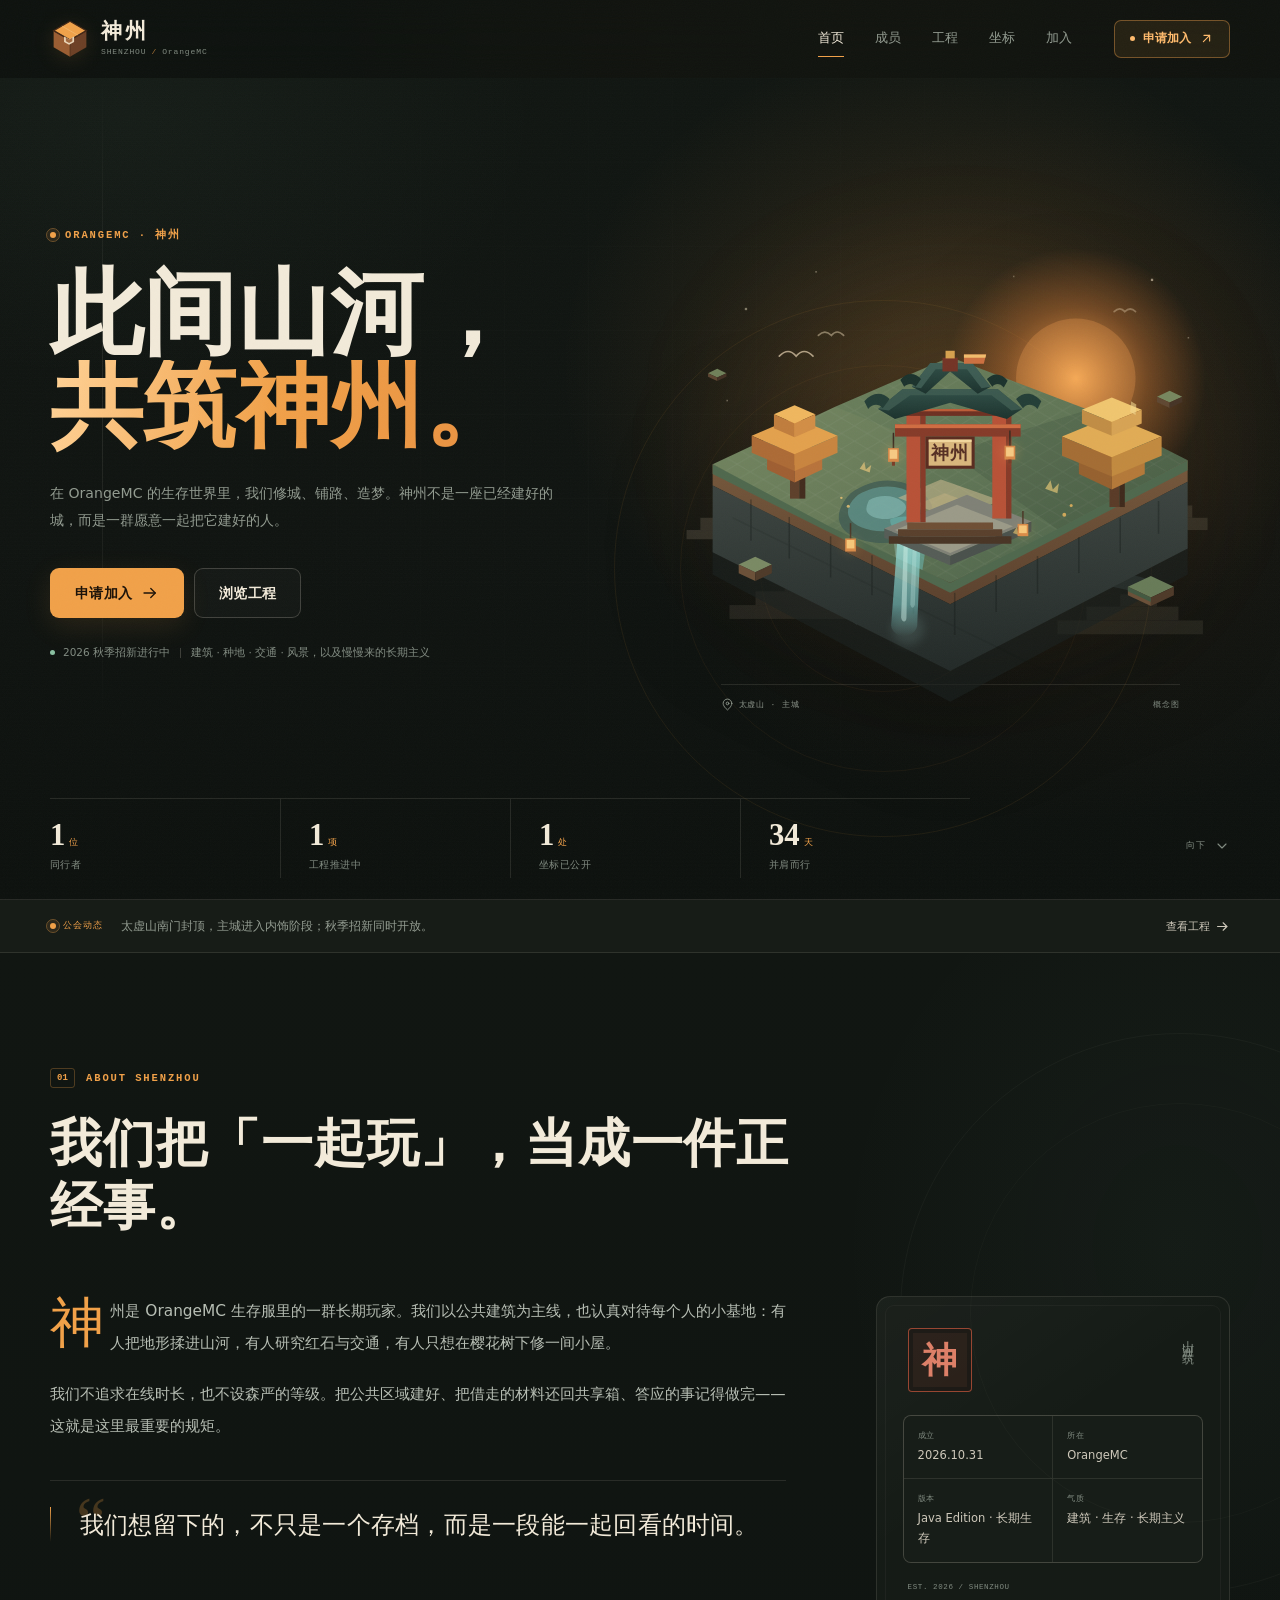
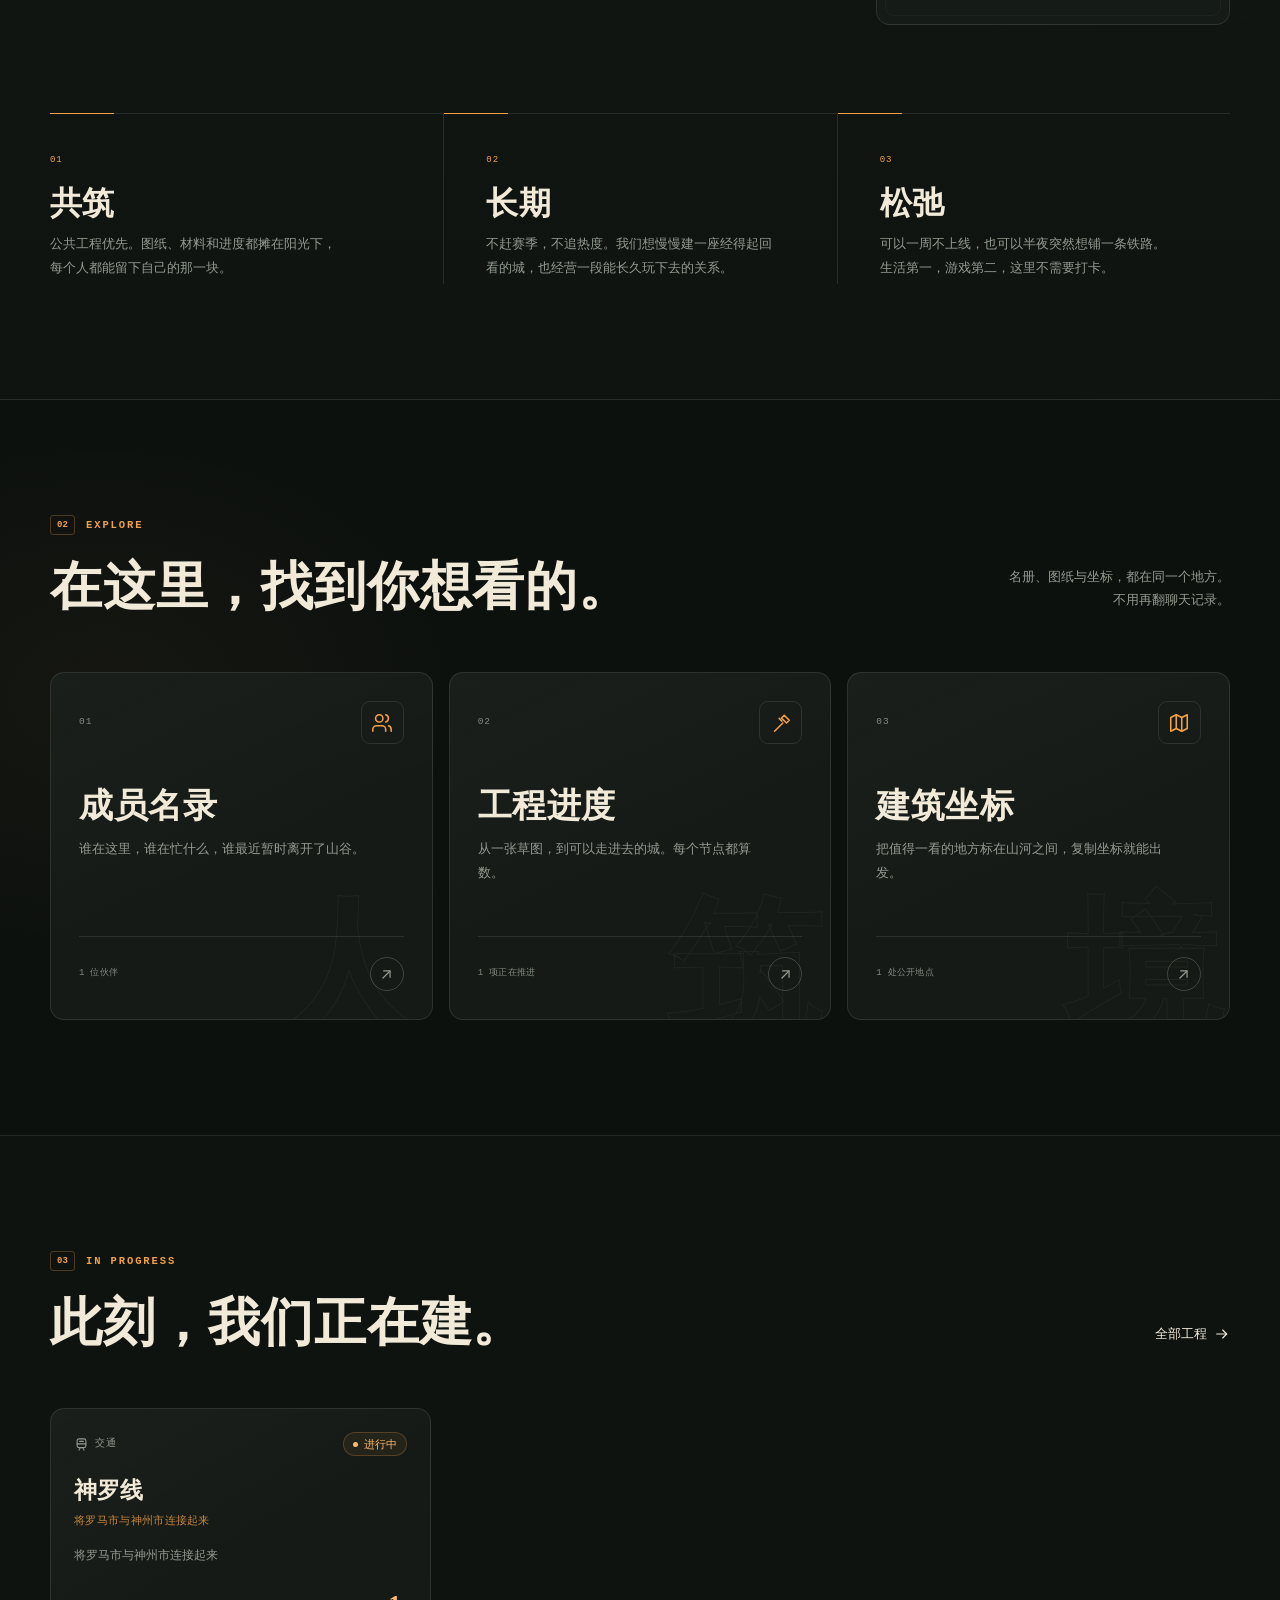
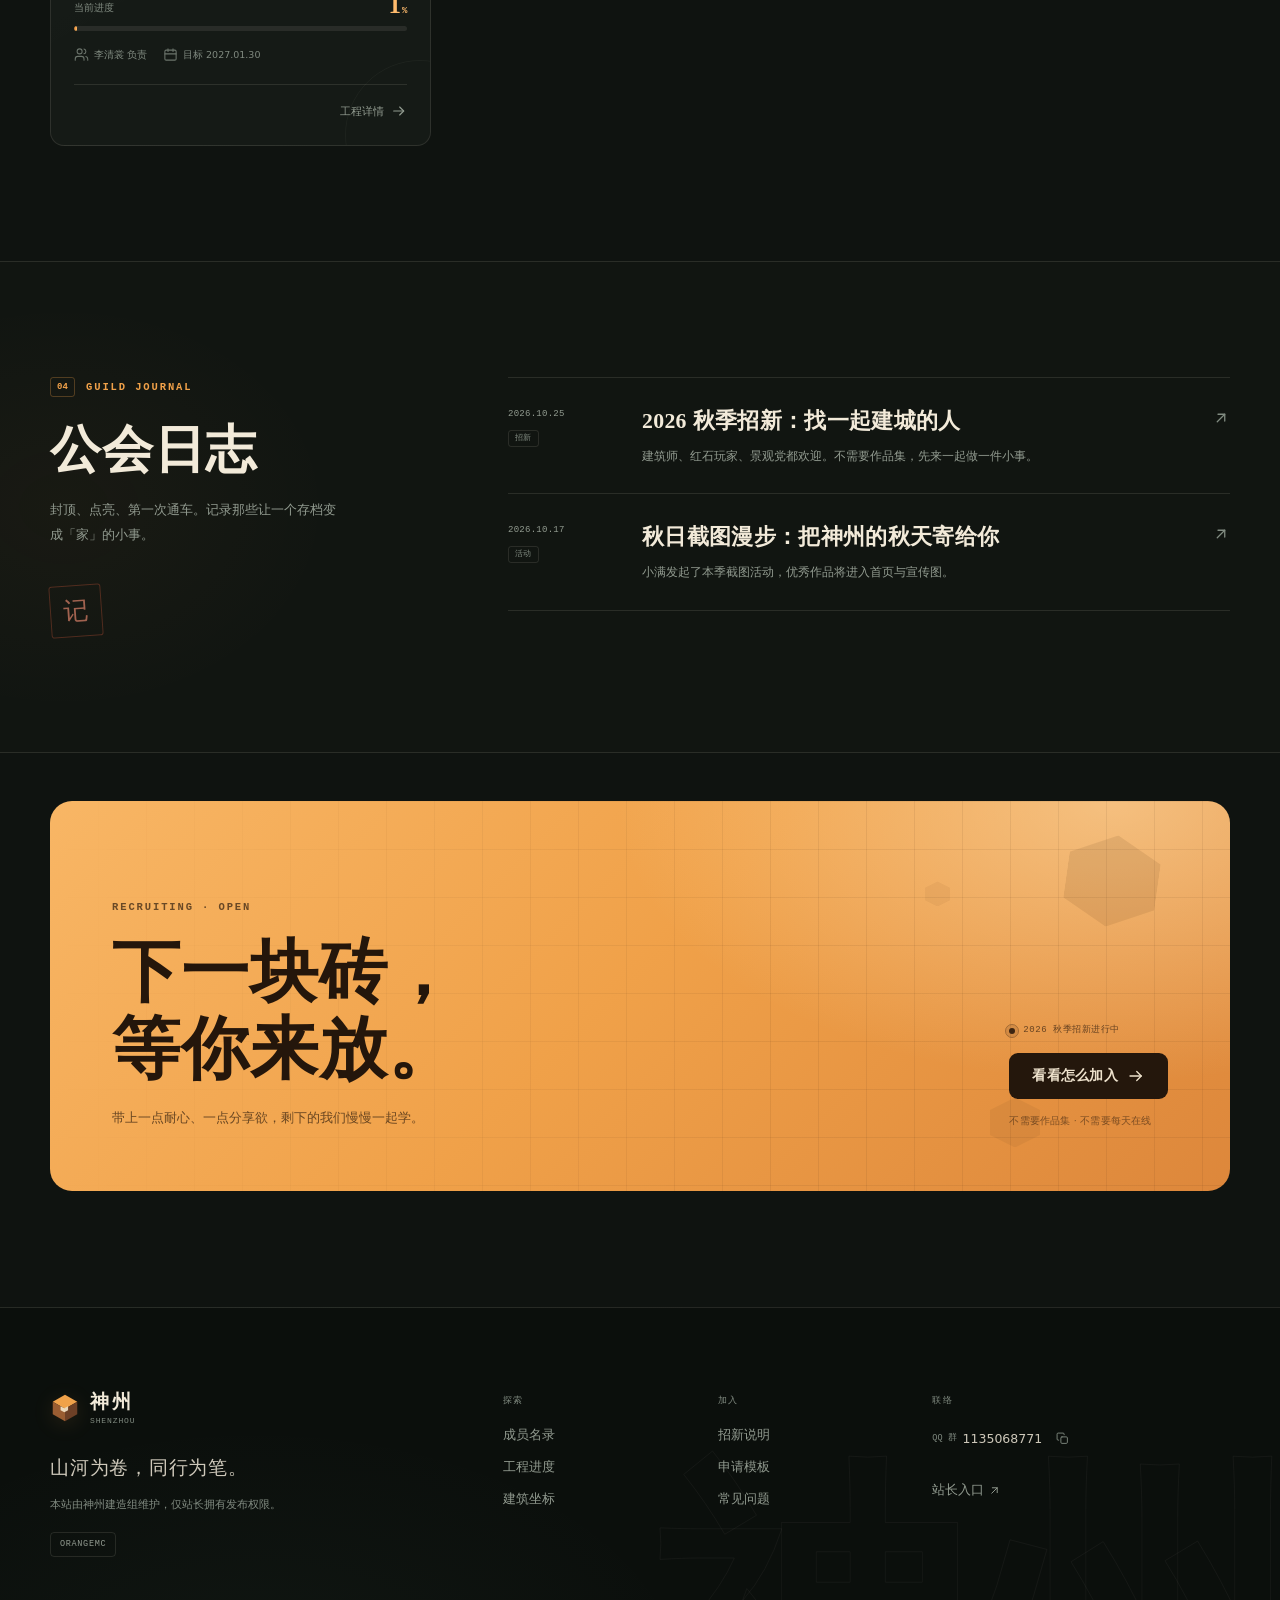
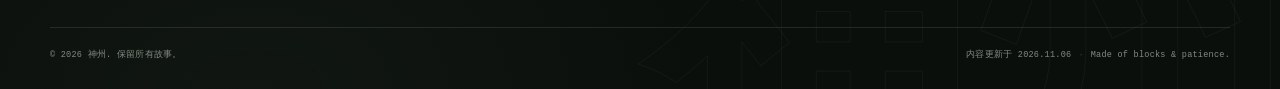
<file: index.html>
<!doctype html>
<html lang="zh-CN">
<head>
  <meta charset="utf-8" />
  <meta name="viewport" content="width=device-width, initial-scale=1" />
  <title>神州 SHENZHOU｜OrangeMC 公会</title>
  <meta name="description" content="神州是 OrangeMC 生存服中的华人建筑公会。此间山河，共筑神州。" />
  <meta name="theme-color" content="#111512" />
  <meta name="color-scheme" content="dark" />
  <link rel="icon" href="assets/img/favicon.svg" type="image/svg+xml" />
  <link rel="apple-touch-icon" href="assets/img/apple-touch-icon.png" />
  <meta name="author" content="神州建造组" />
  <meta property="og:type" content="website" />
  <meta property="og:locale" content="zh_CN" />
  <meta property="og:site_name" content="神州 SHENZHOU" />
  <meta property="og:title" content="神州 SHENZHOU｜OrangeMC 公会" />
  <meta property="og:description" content="此间山河，共筑神州。OrangeMC 生存服华人建筑公会。" />
  <meta property="og:image" content="assets/img/og-cover.png" />
  <meta property="og:image:width" content="1200" />
  <meta property="og:image:height" content="630" />
  <meta name="twitter:card" content="summary_large_image" />
  <meta name="twitter:title" content="神州 SHENZHOU｜OrangeMC 公会" />
  <meta name="twitter:description" content="此间山河，共筑神州。OrangeMC 生存服华人建筑公会。" />
  <meta name="twitter:image" content="assets/img/og-cover.png" />
  <link rel="stylesheet" href="assets/css/base.css" />
  <link rel="stylesheet" href="assets/css/pages.css" />
  <script>document.documentElement.classList.add("js");</script>
</head>
<body>
  <a class="skip-link" href="#app">跳到主要内容</a>

  <header class="site-header" id="site-header">
    <div class="container header-inner">
      <a class="brand" href="#/" aria-label="神州首页">
        <span class="brand-mark" aria-hidden="true">
          <svg viewBox="0 0 44 44" focusable="false">
            <path d="M22 2.5 40 12.8 22 23.1 4 12.8Z" fill="#f0a24a"/>
            <path d="M4 12.8 22 23.1 22 41.5 4 31.2Z" fill="#9a5d32"/>
            <path d="M40 12.8 22 23.1 22 41.5 40 31.2Z" fill="#6d4026"/>
            <path d="M22 2.5 40 12.8 22 23.1 4 12.8Z" fill="none" stroke="#432817" stroke-width="1.4"/>
            <path d="M13 7.7 31 18" stroke="#f6c887" stroke-width="1" opacity=".55"/>
            <path d="M4 13 22 23.1 22 41.5" fill="none" stroke="#432817" stroke-width="1.2" opacity=".55"/>
            <path d="M40 13 22 23.1" fill="none" stroke="#432817" stroke-width="1.2" opacity=".55"/>
            <path d="M15.5 19.3 21 22.4 26.5 19.3 26.5 25.3 21 28.3 15.5 25.3Z" fill="#f6e7ca" opacity=".9"/>
            <path d="M17.4 20.6 21 22.6 24.6 20.6 24.6 24.4 21 26.3 17.4 24.4Z" fill="#9a5d32" opacity=".9"/>
          </svg>
        </span>
        <span class="brand-copy">
          <strong data-site-name>神州</strong>
          <small><span data-site-name-en>SHENZHOU</span><i>/</i><span data-server>ORANGEMC</span></small>
        </span>
      </a>

      <nav class="primary-nav" aria-label="主导航">
        <a class="nav-link" href="#/" data-nav="home">首页</a>
        <a class="nav-link" href="#/members" data-nav="members">成员</a>
        <a class="nav-link" href="#/projects" data-nav="projects">工程</a>
        <a class="nav-link" href="#/builds" data-nav="builds">坐标</a>
        <a class="nav-link" href="#/join" data-nav="join">加入</a>
      </nav>

      <div class="header-actions">
        <a class="header-cta" href="#/join" data-nav="join">
          <span class="header-cta__dot"></span>
          <span data-header-cta-label>申请加入</span>
          <svg width="15" height="15" viewBox="0 0 24 24" fill="none" stroke="currentColor" stroke-width="1.8" stroke-linecap="round" stroke-linejoin="round" aria-hidden="true"><path d="M7 17 17 7"/><path d="M8 7h9v9"/></svg>
        </a>
        <button class="menu-toggle" id="menu-toggle" type="button" aria-expanded="false" aria-controls="mobile-menu" aria-label="打开菜单">
          <span></span><span></span>
        </button>
      </div>
    </div>
  </header>

  <div class="mobile-menu" id="mobile-menu" role="dialog" aria-modal="true" aria-label="移动端菜单" hidden>
    <button class="mobile-menu__scrim" type="button" data-menu-close aria-label="关闭菜单" tabindex="-1"></button>
    <div class="mobile-menu__panel">
      <nav aria-label="移动端导航">
        <a href="#/" data-nav="home"><span>01</span>首页<small>HOME</small></a>
        <a href="#/members" data-nav="members"><span>02</span>成员名录<small>MEMBERS</small></a>
        <a href="#/projects" data-nav="projects"><span>03</span>工程进度<small>PROJECTS</small></a>
        <a href="#/builds" data-nav="builds"><span>04</span>建筑坐标<small>COORDINATES</small></a>
        <a href="#/join" data-nav="join"><span>05</span>加入我们<small>JOIN US</small></a>
      </nav>
      <div class="mobile-menu__foot">
        <span data-server-pill data-server>ORANGEMC</span>
        <span>此间山河，共筑神州。</span>
      </div>
    </div>
  </div>

  <main id="app" tabindex="-1">
    <div class="site-loader" role="status" aria-live="polite">
      <div class="loader-island" aria-hidden="true">
        <span></span><span></span><span></span>
      </div>
      <p>正在生成地形…</p>
      <small>LOADING SHENZHOU</small>
    </div>
  </main>

  <footer class="site-footer">
    <div class="container">
      <div class="footer-grid">
        <div class="footer-brand">
          <a class="brand brand--footer" href="#/" aria-label="神州首页">
            <span class="brand-mark brand-mark--small" aria-hidden="true">
              <svg viewBox="0 0 44 44" focusable="false">
                <path d="M22 2.5 40 12.8 22 23.1 4 12.8Z" fill="#f0a24a"/>
                <path d="M4 12.8 22 23.1 22 41.5 4 31.2Z" fill="#9a5d32"/>
                <path d="M40 12.8 22 23.1 22 41.5 40 31.2Z" fill="#6d4026"/>
                <path d="M15.5 19.3 21 22.4 26.5 19.3 26.5 25.3 21 28.3 15.5 25.3Z" fill="#f6e7ca" opacity=".9"/>
              </svg>
            </span>
            <span class="brand-copy"><strong data-site-name>神州</strong><small><span data-site-name-en>SHENZHOU</span></small></span>
          </a>
          <p class="footer-slogan" data-footer-slogan>山河为卷，同行为笔。</p>
          <p class="footer-note" data-footer-note>本站由神州建造组维护，仅站长拥有发布权限。</p>
          <span class="footer-server" data-server-pill data-server>ORANGEMC</span>
        </div>

        <div class="footer-col">
          <h3>探索</h3>
          <a href="#/members">成员名录</a>
          <a href="#/projects">工程进度</a>
          <a href="#/builds">建筑坐标</a>
        </div>

        <div class="footer-col">
          <h3>加入</h3>
          <a href="#/join">招新说明</a>
          <a href="#/join">申请模板</a>
          <a href="#/join">常见问题</a>
        </div>

        <div class="footer-col footer-contact-col">
          <h3>联络</h3>
          <div id="footer-contact" class="footer-contact">
            <p class="footer-contact__empty">在 OrangeMC 中联系任意神州成员。</p>
          </div>
          <a class="footer-admin" href="admin.html">站长入口 <svg width="13" height="13" viewBox="0 0 24 24" fill="none" stroke="currentColor" stroke-width="1.8" stroke-linecap="round" stroke-linejoin="round" aria-hidden="true"><path d="M7 17 17 7"/><path d="M8 7h9v9"/></svg></a>
        </div>
      </div>

      <div class="footer-bottom">
        <p>© <span id="footer-year">2026</span> <span data-site-name>神州</span>. 保留所有故事。</p>
        <p class="footer-bottom__meta">
          <span id="footer-updated"></span>
          <span class="footer-bottom__sep">·</span>
          <span>Made of blocks &amp; patience.</span>
        </p>
      </div>
    </div>
    <span class="footer-wordmark" aria-hidden="true">神州</span>
  </footer>

  <div id="toast-root" class="toast-root" role="status" aria-live="polite"></div>
  <div id="route-announcer" class="sr-only" aria-live="polite" aria-atomic="true"></div>

  <noscript>
    <div class="noscript">这个网站需要 JavaScript 才能加载成员、工程和坐标数据。请启用 JavaScript 后刷新。</div>
  </noscript>

  <script type="module" src="assets/js/app.js"></script>
</body>
</html>
</file>
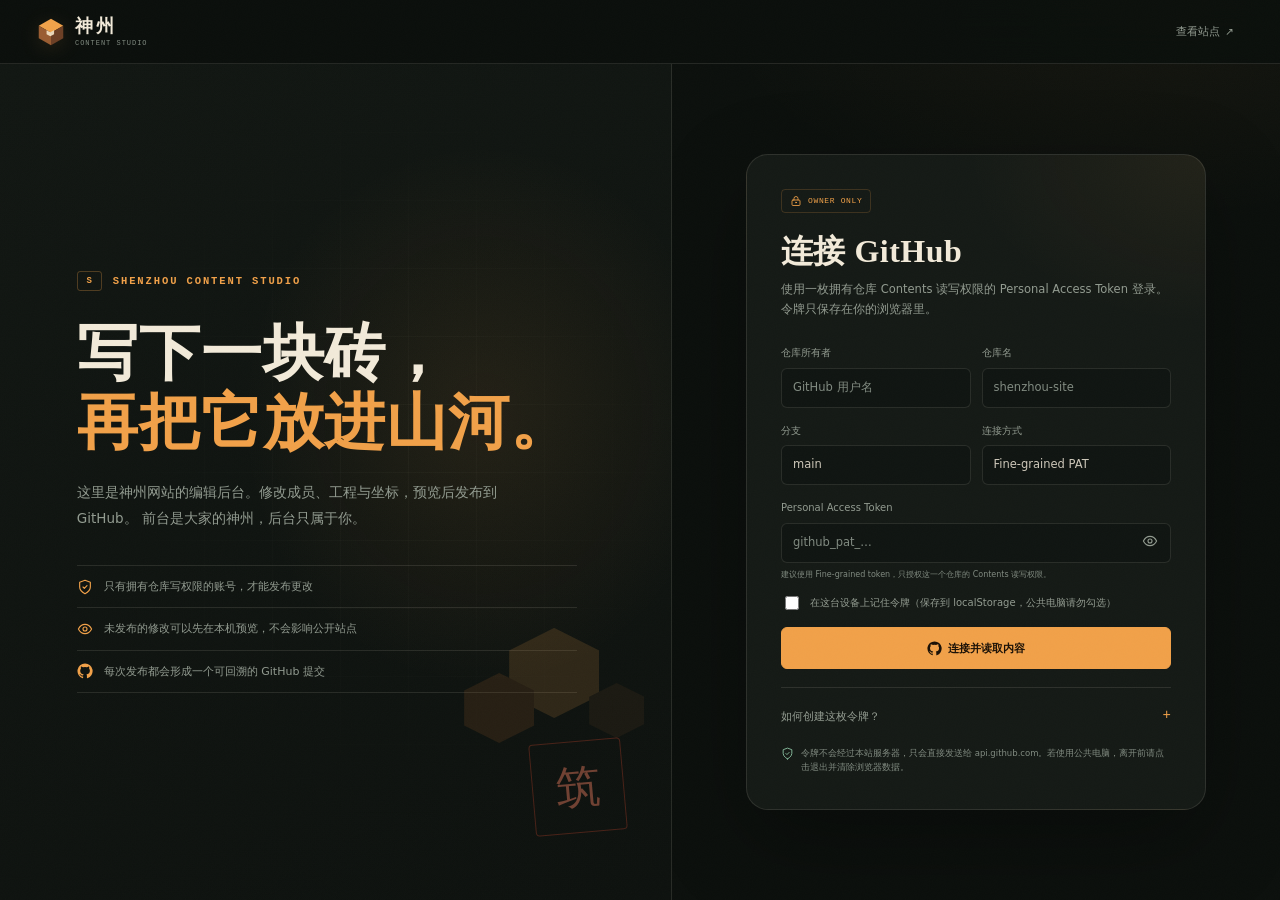
<file: admin.html>
<!doctype html>
<html lang="zh-CN">
<head>
  <meta charset="utf-8" />
  <meta name="viewport" content="width=device-width, initial-scale=1" />
  <meta name="robots" content="noindex, nofollow" />
  <title>站点管理｜神州</title>
  <meta name="theme-color" content="#0f1310" />
  <link rel="icon" href="assets/img/favicon.svg" type="image/svg+xml" />
  <link rel="stylesheet" href="assets/css/base.css" />
  <link rel="stylesheet" href="assets/css/admin.css" />
</head>
<body class="admin-body">
  <header class="admin-topbar">
    <a class="brand brand--admin" href="index.html" aria-label="神州站点首页">
      <span class="brand-mark brand-mark--small" aria-hidden="true">
        <svg viewBox="0 0 44 44" focusable="false">
          <path d="M22 2.5 40 12.8 22 23.1 4 12.8Z" fill="#f0a24a"/>
          <path d="M4 12.8 22 23.1 22 41.5 4 31.2Z" fill="#9a5d32"/>
          <path d="M40 12.8 22 23.1 22 41.5 40 31.2Z" fill="#6d4026"/>
          <path d="M15.5 19.3 21 22.4 26.5 19.3 26.5 25.3 21 28.3 15.5 25.3Z" fill="#f6e7ca" opacity=".9"/>
        </svg>
      </span>
      <span class="brand-copy"><strong>神州</strong><small>CONTENT STUDIO</small></span>
    </a>
    <div class="admin-topbar__status">
      <span id="admin-connection" class="admin-connection" hidden><span class="admin-connection__dot"></span><span id="admin-connection-text">未连接</span></span>
    </div>
    <div class="admin-topbar__actions">
      <a class="admin-top-link" href="index.html" target="_blank" rel="noopener">查看站点 <span aria-hidden="true">↗</span></a>
      <button class="admin-top-link" id="admin-logout" type="button" hidden>退出</button>
    </div>
  </header>

  <main id="admin-app" tabindex="-1">
    <div class="admin-loading" role="status" aria-live="polite">
      <div class="admin-loading__bar"><span></span></div>
      <p>正在准备内容工作台…</p>
    </div>
  </main>

  <div id="admin-toast" class="admin-toast" role="status" aria-live="polite"></div>

  <noscript>
    <div class="noscript">内容工作台需要 JavaScript。请启用后刷新。</div>
  </noscript>

  <script type="module" src="assets/js/admin.js"></script>
</body>
</html>
</file>
<file: assets/css/base.css>
/* ==========================================================================
   神州 · SHENZHOU — foundations
   ========================================================================== */

:root {
  --bg: #0f1310;
  --bg-deep: #0a0d0b;
  --bg-soft: #131814;
  --surface: #171d18;
  --surface-2: #1c231d;
  --surface-3: #222a23;
  --ink: #f2ead9;
  --ink-soft: #cec8ba;
  --muted: #929b90;
  --muted-low: #818b81;
  --line: rgba(242, 234, 217, 0.11);
  --line-strong: rgba(242, 234, 217, 0.2);
  --orange: #f1a149;
  --orange-bright: #ffbb6d;
  --orange-deep: #b96b2f;
  --orange-soft: rgba(241, 161, 73, 0.12);
  --jade: #8ac0a1;
  --jade-soft: rgba(138, 192, 161, 0.12);
  --red: #dc765d;
  --blue: #93bdcb;
  --paper: #eee2cd;
  --paper-ink: #2b2118;

  --font-serif: "Noto Serif SC", "Source Han Serif SC", "Songti SC", "STSong", "STZhongsong", "SimSun", serif;
  --font-sans: "PingFang SC", "Hiragino Sans GB", "Microsoft YaHei", "Noto Sans SC", system-ui, sans-serif;
  --font-mono: "SFMono-Regular", "Cascadia Code", "Cascadia Mono", Consolas, "Liberation Mono", monospace;

  --radius-sm: 8px;
  --radius: 14px;
  --radius-lg: 22px;
  --header-height: 78px;
  --container: 1240px;
  --ease: cubic-bezier(0.2, 0.7, 0.2, 1);
}

*,
*::before,
*::after {
  box-sizing: border-box;
}

html {
  scroll-behavior: smooth;
  scroll-padding-top: calc(var(--header-height) + 32px);
  -webkit-text-size-adjust: 100%;
  overflow-x: clip;
}

body {
  margin: 0;
  min-width: 320px;
  background:
    radial-gradient(80% 50% at 70% -10%, rgba(241, 161, 73, 0.055), transparent 60%),
    var(--bg);
  color: var(--ink);
  font-family: var(--font-sans);
  font-size: 15px;
  line-height: 1.75;
  -webkit-font-smoothing: antialiased;
  text-rendering: optimizeLegibility;
  overflow-x: clip;
}

body::after {
  content: "";
  position: fixed;
  inset: 0;
  z-index: 9999;
  pointer-events: none;
  opacity: 0.025;
  background-image: url("data:image/svg+xml,%3Csvg xmlns='http://www.w3.org/2000/svg' width='180' height='180'%3E%3Cfilter id='n'%3E%3CfeTurbulence type='fractalNoise' baseFrequency='.92' numOctaves='2' stitchTiles='stitch'/%3E%3C/filter%3E%3Crect width='100%25' height='100%25' filter='url(%23n)'/%3E%3C/svg%3E");
}

body.menu-open,
body.dialog-open {
  overflow: hidden;
}

h1,
h2,
h3,
h4,
p,
figure,
blockquote,
dl,
dd {
  margin: 0;
}

h1,
h2,
h3,
h4 {
  font-family: var(--font-serif);
  font-weight: 600;
  letter-spacing: 0.015em;
  line-height: 1.2;
}

ul,
ol {
  margin: 0;
  padding: 0;
  list-style: none;
}

a {
  color: inherit;
  text-decoration: none;
}

button,
input,
select,
textarea {
  font: inherit;
  color: inherit;
}

button {
  border: 0;
  padding: 0;
  background: none;
  cursor: pointer;
}

button:disabled {
  cursor: not-allowed;
  opacity: 0.5;
}

img,
svg {
  display: block;
  max-width: 100%;
}

::selection {
  background: var(--orange);
  color: #1b1208;
}

:focus-visible {
  outline: 2px solid var(--orange);
  outline-offset: 3px;
}

[hidden] {
  display: none !important;
}

.container {
  width: min(var(--container), calc(100% - clamp(36px, 8vw, 100px)));
  margin-inline: auto;
}

.sr-only {
  position: absolute !important;
  width: 1px !important;
  height: 1px !important;
  padding: 0 !important;
  margin: -1px !important;
  overflow: hidden !important;
  clip: rect(0, 0, 0, 0) !important;
  white-space: nowrap !important;
  border: 0 !important;
}

.skip-link {
  position: fixed;
  top: 12px;
  left: 12px;
  z-index: 10000;
  padding: 10px 16px;
  border-radius: 8px;
  background: var(--orange);
  color: #1b1208;
  font-size: 13px;
  font-weight: 700;
  transform: translateY(-160%);
  transition: transform 0.2s ease;
}

.skip-link:focus {
  transform: translateY(0);
}

.icon {
  flex: none;
}

.mono {
  font-family: var(--font-mono);
}

/* --------------------------------------------------------------------------
   Shared type & controls
   -------------------------------------------------------------------------- */

.eyebrow {
  display: flex;
  align-items: center;
  gap: 11px;
  color: var(--orange);
  font-family: var(--font-mono);
  font-size: 10.5px;
  font-weight: 600;
  letter-spacing: 0.18em;
  line-height: 1.4;
  text-transform: uppercase;
}

.eyebrow__index {
  display: inline-flex;
  align-items: center;
  justify-content: center;
  width: 25px;
  height: 20px;
  border: 1px solid rgba(241, 161, 73, 0.28);
  border-radius: 3px;
  color: var(--orange);
  font-size: 9px;
  letter-spacing: 0.02em;
}

.eyebrow--dark {
  color: rgba(38, 24, 12, 0.68);
}

.eyebrow--dark .eyebrow__index {
  border-color: rgba(38, 24, 12, 0.3);
  color: var(--paper-ink);
}

h2 {
  font-size: clamp(35px, 4.1vw, 55px);
  line-height: 1.2;
}

.title-dot {
  color: var(--orange);
}

.btn {
  display: inline-flex;
  align-items: center;
  justify-content: center;
  gap: 9px;
  min-height: 48px;
  padding: 0 22px;
  border: 1px solid transparent;
  border-radius: 9px;
  font-size: 13.5px;
  font-weight: 600;
  letter-spacing: 0.02em;
  line-height: 1;
  white-space: nowrap;
  transition:
    transform 0.25s var(--ease),
    background-color 0.25s ease,
    border-color 0.25s ease,
    color 0.25s ease,
    box-shadow 0.25s ease;
}

.btn:hover {
  transform: translateY(-2px);
}

.btn:active {
  transform: translateY(0);
}

.btn--primary {
  background: var(--orange);
  color: #1c1208;
  box-shadow: 0 8px 28px rgba(241, 161, 73, 0.12);
}

.btn--primary:hover {
  background: var(--orange-bright);
  box-shadow: 0 12px 34px rgba(241, 161, 73, 0.2);
}

.btn--ghost {
  border-color: var(--line-strong);
  background: rgba(255, 255, 255, 0.025);
  color: var(--ink);
}

.btn--ghost:hover {
  border-color: rgba(241, 161, 73, 0.45);
  background: rgba(241, 161, 73, 0.06);
  color: var(--orange-bright);
}

.btn--dark {
  background: #24170c;
  color: var(--paper);
}

.btn--dark:hover {
  background: #170e07;
  color: #fff5e6;
}

.btn--sm {
  min-height: 38px;
  padding: 0 15px;
  font-size: 12px;
}

.text-link {
  display: inline-flex;
  align-items: center;
  gap: 7px;
  border-bottom: 1px solid transparent;
  color: var(--ink);
  font-size: 13px;
  font-weight: 500;
  transition: color 0.2s ease, gap 0.2s ease, border-color 0.2s ease;
}

.text-link:hover {
  gap: 10px;
  color: var(--orange);
  border-color: rgba(241, 161, 73, 0.45);
}

.link-reset {
  padding: 0;
  border: 0;
  background: none;
  color: inherit;
  font: inherit;
  text-align: left;
}

.link-reset:hover {
  color: var(--orange-bright);
}

.tag-row {
  display: flex;
  flex-wrap: wrap;
  gap: 6px;
}

.tag-row--spaced {
  margin-top: 22px;
}

.tag {
  display: inline-flex;
  align-items: center;
  min-height: 23px;
  padding: 2px 8px;
  border: 1px solid var(--line);
  border-radius: 4px;
  color: var(--muted);
  font-family: var(--font-mono);
  font-size: 9.5px;
  letter-spacing: 0.04em;
  line-height: 1.3;
}

.eyebrow-tag {
  display: inline-flex;
  align-items: center;
  gap: 6px;
  color: var(--muted);
  font-family: var(--font-mono);
  font-size: 9.5px;
  letter-spacing: 0.12em;
  text-transform: uppercase;
}

.live-dot {
  position: relative;
  width: 6px;
  height: 6px;
  flex: none;
  border-radius: 50%;
  background: var(--orange);
  box-shadow: 0 0 0 3px rgba(241, 161, 73, 0.1);
}

.live-dot::after {
  content: "";
  position: absolute;
  inset: -4px;
  border: 1px solid rgba(241, 161, 73, 0.4);
  border-radius: 50%;
  animation: livePulse 2.4s ease-out infinite;
}

.live-dot--dark {
  background: #3d2512;
  box-shadow: 0 0 0 3px rgba(61, 37, 18, 0.12);
}

.live-dot--dark::after {
  border-color: rgba(61, 37, 18, 0.4);
}

.recruit-dot {
  width: 5px;
  height: 5px;
  border-radius: 50%;
  background: var(--jade);
}

.circle-arrow {
  display: inline-flex;
  align-items: center;
  justify-content: center;
  width: 34px;
  height: 34px;
  border: 1px solid var(--line-strong);
  border-radius: 50%;
  color: var(--muted);
  transition: background 0.25s ease, color 0.25s ease, border-color 0.25s ease;
}

/* Status pills */
.status {
  display: inline-flex;
  align-items: center;
  gap: 6px;
  min-height: 24px;
  padding: 3px 9px;
  border: 1px solid var(--line);
  border-radius: 999px;
  color: var(--muted);
  font-family: var(--font-sans);
  font-size: 10.5px;
  font-weight: 500;
  line-height: 1.2;
  white-space: nowrap;
}

.status-dot {
  width: 5px;
  height: 5px;
  flex: none;
  border-radius: 50%;
  background: currentColor;
}

.status--active {
  border-color: rgba(241, 161, 73, 0.24);
  background: rgba(241, 161, 73, 0.07);
  color: var(--orange-bright);
}

.status--finishing {
  border-color: rgba(147, 189, 203, 0.22);
  background: rgba(147, 189, 203, 0.07);
  color: var(--blue);
}

.status--done {
  border-color: rgba(138, 192, 161, 0.24);
  background: rgba(138, 192, 161, 0.08);
  color: var(--jade);
}

.status--planned {
  color: var(--muted);
}

.status--paused,
.status--away {
  border-color: rgba(220, 118, 93, 0.18);
  background: rgba(220, 118, 93, 0.05);
  color: #c99a8e;
}

.status--neutral {
  color: var(--muted);
}

.dimension {
  display: inline-flex;
  align-items: center;
  gap: 6px;
  color: var(--ink-soft);
  font-size: 11px;
  white-space: nowrap;
}

.dimension__dot {
  width: 6px;
  height: 6px;
  border-radius: 1px;
  background: var(--jade);
  transform: rotate(45deg);
}

.dimension__dot--nether {
  background: #cf7c5d;
}

.dimension__dot--end {
  background: #b39ac9;
}

/* Avatars */
.avatar {
  position: relative;
  display: inline-flex;
  flex: none;
  overflow: hidden;
  width: 46px;
  height: 46px;
  border: 1px solid var(--line-strong);
  border-radius: 9px;
  background: var(--surface-2);
  box-shadow: 0 4px 12px rgba(0, 0, 0, 0.15);
}

.avatar svg {
  width: 100%;
  height: 100%;
}

.avatar--xs {
  width: 24px;
  height: 24px;
  border-radius: 5px;
}

.avatar--sm {
  width: 34px;
  height: 34px;
  border-radius: 7px;
}

.avatar--md {
  width: 54px;
  height: 54px;
  border-radius: 10px;
}

.avatar--lg {
  width: 76px;
  height: 76px;
  border-radius: 13px;
}

.avatar--xl {
  width: 108px;
  height: 108px;
  border-radius: 17px;
}

.avatar-stack {
  display: flex;
  align-items: center;
}

.avatar-stack .avatar {
  margin-left: -7px;
  border-color: #171d18;
  box-shadow: 0 0 0 1px rgba(242, 234, 217, 0.13);
}

.avatar-stack .avatar:first-child {
  margin-left: 0;
}

.avatar-more {
  display: inline-flex;
  align-items: center;
  justify-content: center;
  width: 24px;
  height: 24px;
  margin-left: -4px;
  border: 1px solid var(--line);
  border-radius: 5px;
  background: var(--surface-2);
  color: var(--muted);
  font-family: var(--font-mono);
  font-size: 8px;
}

/* Progress */
.progress {
  height: 5px;
  overflow: hidden;
  border-radius: 99px;
  background: rgba(242, 234, 217, 0.09);
}

.progress__fill {
  display: block;
  height: 100%;
  border-radius: inherit;
  background: linear-gradient(90deg, var(--orange-deep), var(--orange), var(--orange-bright));
  transition: width 0.7s var(--ease);
}

/* Page header */
.page-header {
  position: relative;
  overflow: hidden;
  padding: clamp(58px, 7vw, 88px) 0 clamp(38px, 5vw, 58px);
  border-bottom: 1px solid var(--line);
  background:
    radial-gradient(50% 100% at 75% 0%, rgba(241, 161, 73, 0.08), transparent 70%),
    linear-gradient(180deg, #131814, #101411);
}

.page-header::after {
  content: "";
  position: absolute;
  top: 0;
  right: 7%;
  width: 1px;
  height: 100%;
  background: linear-gradient(180deg, transparent, rgba(241, 161, 73, 0.18), transparent);
  pointer-events: none;
}

.page-header__top {
  display: flex;
  align-items: center;
  gap: 24px;
  margin-bottom: clamp(30px, 4vw, 48px);
}

.page-header__rule {
  flex: 1;
  height: 1px;
  background: linear-gradient(90deg, var(--line-strong), transparent);
}

.page-header__grid {
  display: grid;
  grid-template-columns: minmax(0, 1.05fr) minmax(320px, 0.95fr);
  gap: clamp(40px, 7vw, 110px);
  align-items: end;
}

.page-header h1 {
  font-size: clamp(52px, 6.6vw, 86px);
  letter-spacing: 0.01em;
  line-height: 1.04;
}

.page-header__aside > p {
  max-width: 470px;
  color: var(--muted);
  font-size: 14.5px;
  line-height: 1.95;
}

.page-header__metrics {
  display: flex;
  flex-wrap: wrap;
  gap: 8px 24px;
  margin-top: 26px;
  padding-top: 18px;
  border-top: 1px solid var(--line);
  color: var(--muted);
  font-size: 11.5px;
}

.page-header__metrics span {
  display: inline-flex;
  align-items: baseline;
  gap: 5px;
}

.page-header__metrics strong {
  color: var(--ink);
  font-family: var(--font-serif);
  font-size: 20px;
  font-weight: 600;
}

.page-header__metrics .status {
  align-self: center;
}

/* Sections */
.section {
  position: relative;
  padding: clamp(78px, 9vw, 128px) 0;
}

.section-head {
  max-width: 780px;
  margin-bottom: clamp(38px, 5vw, 58px);
}

.section-head h2 {
  margin-top: 24px;
}

.section-bar {
  display: flex;
  align-items: flex-end;
  justify-content: space-between;
  gap: 40px;
  margin-bottom: clamp(38px, 5vw, 54px);
}

.section-bar h2 {
  margin-top: 20px;
}

.section-bar__note {
  max-width: 330px;
  padding-bottom: 6px;
  color: var(--muted);
  font-size: 12.5px;
  line-height: 1.9;
  text-align: right;
}

.section-bar__link {
  margin-bottom: 8px;
  flex: none;
}

/* Search and filters */
.directory-toolbar {
  display: flex;
  align-items: center;
  gap: 11px;
  margin-bottom: 20px;
}

.search-field {
  display: flex;
  flex: 1;
  align-items: center;
  gap: 10px;
  height: 50px;
  padding: 0 16px;
  border: 1px solid var(--line);
  border-radius: 9px;
  background: var(--surface);
  transition: border-color 0.2s ease, background 0.2s ease;
}

.search-field:focus-within {
  border-color: rgba(241, 161, 73, 0.45);
  background: #1a201b;
}

.search-field__icon {
  display: inline-flex;
  color: var(--muted-low);
}

.search-field input {
  width: 100%;
  height: 100%;
  border: 0;
  outline: 0;
  background: transparent;
  font-size: 13.5px;
}

.search-field input::placeholder {
  color: var(--muted-low);
}

.search-field input::-webkit-search-cancel-button {
  display: none;
}

.search-field__clear {
  display: inline-flex;
  align-items: center;
  justify-content: center;
  width: 24px;
  height: 24px;
  border-radius: 50%;
  background: rgba(242, 234, 217, 0.07);
  color: var(--muted);
}

.search-field__clear:hover {
  color: var(--ink);
}

.search-field__kbd {
  padding: 1px 6px;
  border: 1px solid var(--line);
  border-radius: 4px;
  color: var(--muted-low);
  font-family: var(--font-mono);
  font-size: 9px;
  line-height: 1.6;
}

.select-field {
  position: relative;
  display: flex;
  flex: none;
  align-items: center;
  height: 50px;
  min-width: 142px;
  border: 1px solid var(--line);
  border-radius: 9px;
  background: var(--surface);
  transition: border-color 0.2s ease;
}

.select-field:hover,
.select-field:focus-within {
  border-color: var(--line-strong);
}

.select-field select {
  width: 100%;
  height: 100%;
  padding: 0 38px 0 15px;
  border: 0;
  outline: 0;
  appearance: none;
  background: transparent;
  color: var(--ink-soft);
  font-size: 12.5px;
  cursor: pointer;
}

.select-field > .icon {
  position: absolute;
  right: 13px;
  color: var(--muted);
  pointer-events: none;
}

.select-field option,
select option {
  background: #1a201b;
  color: var(--ink);
}

.filter-reset {
  display: inline-flex;
  align-items: center;
  gap: 5px;
  height: 50px;
  padding: 0 6px;
  color: var(--muted);
  font-size: 12px;
  transition: color 0.2s ease;
}

.filter-reset:hover {
  color: var(--orange);
}

.filter-row {
  display: flex;
  align-items: flex-start;
  gap: 18px;
  padding: 12px 0 4px;
}

.filter-row__label {
  display: inline-flex;
  flex: none;
  align-items: center;
  gap: 6px;
  min-width: 60px;
  padding-top: 8px;
  color: var(--muted-low);
  font-family: var(--font-mono);
  font-size: 9.5px;
  letter-spacing: 0.12em;
  text-transform: uppercase;
}

.chip-row {
  display: flex;
  flex-wrap: wrap;
  gap: 7px;
}

.chip {
  display: inline-flex;
  align-items: center;
  gap: 7px;
  min-height: 33px;
  padding: 5px 12px;
  border: 1px solid var(--line);
  border-radius: 999px;
  background: transparent;
  color: var(--muted);
  font-size: 12px;
  line-height: 1.2;
  transition:
    background-color 0.2s ease,
    border-color 0.2s ease,
    color 0.2s ease;
}

.chip > span {
  color: var(--muted-low);
  font-family: var(--font-mono);
  font-size: 9px;
}

.chip:hover {
  border-color: var(--line-strong);
  color: var(--ink-soft);
}

.chip.is-active {
  border-color: var(--orange);
  background: var(--orange);
  color: #1c1208;
  font-weight: 600;
}

.chip.is-active > span,
.chip.is-active .dimension__dot {
  color: rgba(28, 18, 8, 0.65);
}

.chip .dimension__dot {
  width: 5px;
  height: 5px;
  background: var(--jade);
}

.chip .dimension__dot--nether {
  background: #cf7c5d;
}

.chip .dimension__dot--end {
  background: #b39ac9;
}

.result-bar {
  display: flex;
  align-items: center;
  justify-content: space-between;
  gap: 20px;
  margin: 24px 0 18px;
  color: var(--muted);
}

.result-bar p {
  color: var(--ink-soft);
  font-family: var(--font-mono);
  font-size: 10.5px;
  letter-spacing: 0.04em;
}

.result-bar__hint {
  display: inline-flex;
  align-items: center;
  gap: 6px;
  color: var(--muted-low);
  font-size: 10.5px;
}

.empty-state {
  grid-column: 1 / -1;
  display: flex;
  flex-direction: column;
  align-items: center;
  justify-content: center;
  min-height: 300px;
  padding: 50px 24px;
  border: 1px dashed var(--line-strong);
  border-radius: var(--radius);
  text-align: center;
}

.empty-state__icon {
  display: inline-flex;
  align-items: center;
  justify-content: center;
  width: 60px;
  height: 60px;
  margin-bottom: 20px;
  border: 1px solid var(--line);
  border-radius: 50%;
  color: var(--muted);
}

.empty-state h3 {
  font-size: 24px;
}

.empty-state p {
  margin-top: 8px;
  color: var(--muted);
  font-size: 13px;
}

/* --------------------------------------------------------------------------
   Header
   -------------------------------------------------------------------------- */

.site-header {
  position: sticky;
  top: 0;
  z-index: 100;
  height: var(--header-height);
  border-bottom: 1px solid transparent;
  background: rgba(15, 19, 16, 0.55);
  backdrop-filter: blur(18px) saturate(120%);
  -webkit-backdrop-filter: blur(18px) saturate(120%);
  transition: background 0.3s ease, border-color 0.3s ease;
}

.site-header.is-scrolled {
  border-bottom-color: var(--line);
  background: rgba(13, 17, 14, 0.9);
}

.header-inner {
  display: flex;
  align-items: center;
  justify-content: space-between;
  height: 100%;
  gap: 28px;
}

.brand {
  display: inline-flex;
  flex: none;
  align-items: center;
  gap: 11px;
}

.brand-mark {
  display: inline-flex;
  width: 40px;
  height: 40px;
  filter: drop-shadow(0 4px 10px rgba(241, 161, 73, 0.12));
  transition: transform 0.35s var(--ease);
}

.brand:hover .brand-mark {
  transform: translateY(-2px) rotate(-2deg);
}

.brand-copy {
  display: flex;
  flex-direction: column;
  line-height: 1;
}

.brand-copy strong {
  font-family: var(--font-serif);
  font-size: 21px;
  font-weight: 700;
  letter-spacing: 0.14em;
}

.brand-copy small {
  display: flex;
  align-items: center;
  gap: 5px;
  margin-top: 6px;
  color: var(--muted-low);
  font-family: var(--font-mono);
  font-size: 8px;
  letter-spacing: 0.11em;
}

.brand-copy small i {
  color: var(--orange);
  font-style: normal;
  opacity: 0.7;
}

.primary-nav {
  display: flex;
  align-items: center;
  gap: 3px;
  margin-left: auto;
}

.nav-link {
  position: relative;
  padding: 9px 14px;
  color: var(--muted);
  font-size: 13px;
  transition: color 0.2s ease;
}

.nav-link::after {
  content: "";
  position: absolute;
  left: 14px;
  right: 14px;
  bottom: 2px;
  height: 1px;
  background: var(--orange);
  transform: scaleX(0);
  transform-origin: left;
  transition: transform 0.3s var(--ease);
}

.nav-link:hover {
  color: var(--ink);
}

.nav-link.is-active {
  color: var(--ink);
}

.nav-link.is-active::after {
  transform: scaleX(1);
}

.header-actions {
  display: flex;
  align-items: center;
  gap: 11px;
}

.header-cta {
  display: inline-flex;
  align-items: center;
  gap: 8px;
  height: 38px;
  padding: 0 15px;
  border: 1px solid rgba(241, 161, 73, 0.4);
  border-radius: 7px;
  background: rgba(241, 161, 73, 0.09);
  color: var(--orange-bright);
  font-size: 12px;
  font-weight: 600;
  transition: background 0.2s ease, border-color 0.2s ease, color 0.2s ease;
}

.header-cta:hover {
  background: var(--orange);
  border-color: var(--orange);
  color: #1c1208;
}

.header-cta__dot {
  width: 5px;
  height: 5px;
  border-radius: 50%;
  background: currentColor;
}

.header-cta--paused {
  border-color: var(--line);
  background: transparent;
  color: var(--muted);
}

.menu-toggle {
  display: none;
  position: relative;
  width: 40px;
  height: 40px;
  border: 1px solid var(--line);
  border-radius: 7px;
}

.menu-toggle span {
  position: absolute;
  left: 11px;
  width: 16px;
  height: 1px;
  background: var(--ink);
  transition: transform 0.25s ease, top 0.25s ease;
}

.menu-toggle span:first-child {
  top: 16px;
}

.menu-toggle span:last-child {
  top: 22px;
}

.menu-toggle[aria-expanded="true"] span:first-child {
  top: 19px;
  transform: rotate(45deg);
}

.menu-toggle[aria-expanded="true"] span:last-child {
  top: 19px;
  transform: rotate(-45deg);
}

/* Mobile menu */
.mobile-menu {
  position: fixed;
  inset: 0;
  z-index: 95;
  display: flex;
  padding-top: var(--header-height);
}

.mobile-menu__scrim {
  position: absolute;
  inset: 0;
  background: rgba(4, 6, 5, 0.66);
  backdrop-filter: blur(4px);
}

.mobile-menu__panel {
  position: relative;
  display: flex;
  flex-direction: column;
  width: min(430px, 88vw);
  height: 100%;
  margin-left: auto;
  padding: clamp(26px, 6vh, 48px) 28px 28px;
  border-left: 1px solid var(--line);
  background:
    radial-gradient(80% 30% at 100% 0%, rgba(241, 161, 73, 0.08), transparent 70%),
    #141915;
  overflow-y: auto;
  animation: menuSlide 0.32s var(--ease);
}

.mobile-menu__panel nav {
  display: flex;
  flex-direction: column;
}

.mobile-menu__panel nav a {
  display: grid;
  grid-template-columns: 28px 1fr auto;
  align-items: baseline;
  gap: 10px;
  padding: 18px 0;
  border-bottom: 1px solid var(--line);
  color: var(--ink-soft);
  font-family: var(--font-serif);
  font-size: clamp(24px, 5vw, 30px);
  line-height: 1.3;
  transition: color 0.2s ease, padding-left 0.2s ease;
}

.mobile-menu__panel nav a > span {
  color: var(--muted-low);
  font-family: var(--font-mono);
  font-size: 9px;
  letter-spacing: 0.1em;
}

.mobile-menu__panel nav a > small {
  color: var(--muted-low);
  font-family: var(--font-mono);
  font-size: 8px;
  letter-spacing: 0.12em;
}

.mobile-menu__panel nav a:hover,
.mobile-menu__panel nav a.is-active {
  padding-left: 5px;
  color: var(--orange);
}

.mobile-menu__foot {
  display: flex;
  flex-direction: column;
  gap: 6px;
  margin-top: auto;
  padding-top: 34px;
  color: var(--muted-low);
  font-size: 11px;
}

.mobile-menu__foot span:first-child {
  color: var(--muted);
  font-family: var(--font-mono);
  font-size: 9px;
  letter-spacing: 0.12em;
  text-transform: uppercase;
}

/* --------------------------------------------------------------------------
   Footer
   -------------------------------------------------------------------------- */

.site-footer {
  position: relative;
  overflow: hidden;
  padding: clamp(58px, 7vw, 84px) 0 26px;
  border-top: 1px solid var(--line);
  background:
    radial-gradient(50% 100% at 20% 100%, rgba(138, 192, 161, 0.04), transparent 70%),
    #0b0f0c;
}

.footer-grid {
  position: relative;
  z-index: 1;
  display: grid;
  grid-template-columns: 1.7fr 0.7fr 0.7fr 1.25fr;
  gap: 48px;
}

.brand--footer {
  gap: 10px;
}

.brand-mark--small {
  width: 30px;
  height: 30px;
}

.brand--footer .brand-copy strong {
  font-size: 19px;
}

.footer-slogan {
  margin-top: 20px;
  color: var(--ink-soft);
  font-family: var(--font-serif);
  font-size: 19px;
  letter-spacing: 0.04em;
}

.footer-note {
  max-width: 280px;
  margin-top: 10px;
  color: var(--muted-low);
  font-size: 11px;
  line-height: 1.8;
}

.footer-server {
  display: inline-flex;
  margin-top: 18px;
  padding: 4px 9px;
  border: 1px solid var(--line);
  border-radius: 4px;
  color: var(--muted);
  font-family: var(--font-mono);
  font-size: 8.5px;
  letter-spacing: 0.08em;
  text-transform: uppercase;
}

.footer-col {
  display: flex;
  flex-direction: column;
  gap: 10px;
  padding-top: 4px;
}

.footer-col h3 {
  margin-bottom: 8px;
  color: var(--muted-low);
  font-family: var(--font-mono);
  font-size: 9px;
  font-weight: 500;
  letter-spacing: 0.16em;
  text-transform: uppercase;
}

.footer-col a,
.footer-contact__item {
  color: var(--muted);
  font-size: 12.5px;
  transition: color 0.2s ease;
}

.footer-col > a:hover {
  color: var(--orange);
}

.footer-contact {
  display: flex;
  flex-direction: column;
  gap: 10px;
}

.footer-contact__empty {
  max-width: 250px;
  color: var(--muted);
  font-size: 11.5px;
  line-height: 1.8;
}

.footer-contact__item {
  display: inline-flex;
  align-items: center;
  gap: 6px;
  min-width: 0;
}

.footer-contact__item > span {
  color: var(--muted-low);
  font-family: var(--font-mono);
  font-size: 8.5px;
  text-transform: uppercase;
}

.footer-contact__item strong {
  overflow: hidden;
  color: var(--ink-soft);
  font-weight: 400;
  text-overflow: ellipsis;
  white-space: nowrap;
}

.footer-contact__item--link {
  color: var(--ink-soft);
}

.footer-contact__item--link:hover {
  color: var(--orange);
}

.footer-admin {
  display: inline-flex;
  align-items: center;
  gap: 4px;
  margin-top: 16px;
  color: var(--muted-low);
  font-size: 10px;
  transition: color 0.2s ease;
}

.footer-admin:hover {
  color: var(--orange);
}

.footer-bottom {
  position: relative;
  z-index: 1;
  display: flex;
  align-items: center;
  justify-content: space-between;
  gap: 24px;
  margin-top: clamp(44px, 6vw, 70px);
  padding-top: 20px;
  border-top: 1px solid var(--line);
  color: var(--muted-low);
  font-family: var(--font-mono);
  font-size: 8.5px;
  letter-spacing: 0.03em;
}

.footer-bottom__meta {
  display: flex;
  align-items: center;
  gap: 7px;
}

.footer-bottom__sep {
  opacity: 0.4;
}

.footer-wordmark {
  position: absolute;
  right: -0.08em;
  bottom: -0.3em;
  z-index: 0;
  color: transparent;
  font-family: var(--font-serif);
  font-size: clamp(180px, 25vw, 340px);
  font-weight: 700;
  line-height: 1;
  letter-spacing: 0.03em;
  -webkit-text-stroke: 1px rgba(242, 234, 217, 0.045);
  pointer-events: none;
  user-select: none;
}

/* --------------------------------------------------------------------------
   Dialogs
   -------------------------------------------------------------------------- */

.detail-dialog {
  width: min(760px, calc(100% - 32px));
  max-width: none;
  max-height: min(880px, calc(100vh - 44px));
  padding: 0;
  border: 0;
  overflow: visible;
  background: transparent;
  color: var(--ink);
}

.detail-dialog::backdrop {
  background: rgba(4, 6, 5, 0.76);
  backdrop-filter: blur(7px);
  -webkit-backdrop-filter: blur(7px);
}

.detail-dialog[open] {
  animation: dialogIn 0.28s var(--ease);
}

.dialog-panel {
  position: relative;
  max-height: min(880px, calc(100vh - 44px));
  overflow: auto;
  border: 1px solid var(--line-strong);
  border-radius: var(--radius-lg);
  background:
    radial-gradient(70% 30% at 100% 0%, rgba(241, 161, 73, 0.07), transparent 70%),
    #171c18;
  box-shadow: 0 30px 100px rgba(0, 0, 0, 0.55);
  scrollbar-width: thin;
  scrollbar-color: var(--muted-low) transparent;
}

.dialog-close {
  position: absolute;
  top: 17px;
  right: 17px;
  z-index: 2;
  display: inline-flex;
  align-items: center;
  justify-content: center;
  width: 38px;
  height: 38px;
  border: 1px solid var(--line);
  border-radius: 50%;
  background: rgba(15, 19, 16, 0.6);
  color: var(--muted);
  backdrop-filter: blur(5px);
  transition: color 0.2s ease, border-color 0.2s ease, transform 0.2s ease;
}

.dialog-close:hover {
  border-color: var(--line-strong);
  color: var(--ink);
  transform: rotate(90deg);
}

.dialog-head {
  padding: 38px 40px 26px;
  border-bottom: 1px solid var(--line);
}

.dialog-eyebrow {
  display: flex;
  align-items: center;
  gap: 7px;
  margin-bottom: 14px;
  padding-right: 42px;
  color: var(--muted);
  font-family: var(--font-mono);
  font-size: 9.5px;
  letter-spacing: 0.1em;
  text-transform: uppercase;
}

.dialog-head h2 {
  display: flex;
  flex-wrap: wrap;
  align-items: center;
  gap: 12px;
  padding-right: 40px;
  font-size: clamp(28px, 4vw, 40px);
  line-height: 1.2;
}

.dialog-subtitle {
  margin-top: 8px;
  color: var(--muted);
  font-size: 13px;
}

.dialog-body {
  padding: 30px 40px 34px;
}

.dialog-foot {
  display: flex;
  align-items: center;
  justify-content: space-between;
  gap: 20px;
  padding: 18px 40px;
  border-top: 1px solid var(--line);
  color: var(--muted-low);
  font-size: 10px;
}

.detail-progress {
  padding: 20px;
  border: 1px solid var(--line);
  border-radius: var(--radius);
  background: rgba(255, 255, 255, 0.018);
}

.detail-progress__head {
  display: flex;
  align-items: baseline;
  justify-content: space-between;
  margin-bottom: 12px;
}

.detail-progress__head > span {
  color: var(--muted);
  font-size: 11px;
}

.detail-progress__head strong {
  color: var(--orange-bright);
  font-family: var(--font-serif);
  font-size: 32px;
  font-weight: 600;
  line-height: 1;
}

.detail-progress__head small {
  margin-left: 2px;
  font-family: var(--font-mono);
  font-size: 12px;
}

.detail-meta-grid {
  display: grid;
  grid-template-columns: repeat(4, minmax(0, 1fr));
  gap: 1px;
  margin: 22px 0;
  border: 1px solid var(--line);
  border-radius: var(--radius);
  background: var(--line);
  overflow: hidden;
}

.detail-meta-grid > div {
  display: flex;
  flex-direction: column;
  gap: 5px;
  padding: 14px 15px;
  background: #171c18;
}

.detail-meta-grid > div > span {
  color: var(--muted-low);
  font-family: var(--font-mono);
  font-size: 8.5px;
  letter-spacing: 0.05em;
}

.detail-meta-grid > div > strong {
  overflow-wrap: anywhere;
  color: var(--ink-soft);
  font-size: 12.5px;
  font-weight: 500;
}

.detail-meta-grid--three {
  grid-template-columns: repeat(3, minmax(0, 1fr));
}

.detail-section {
  margin-top: 28px;
}

.detail-section h3 {
  margin-bottom: 12px;
  color: var(--ink);
  font-family: var(--font-mono);
  font-size: 10px;
  font-weight: 600;
  letter-spacing: 0.1em;
  text-transform: uppercase;
}

.detail-description {
  color: var(--ink-soft);
  font-size: 13.5px;
  line-height: 1.95;
}

.detail-team {
  display: flex;
  flex-wrap: wrap;
  gap: 9px;
}

.detail-team__member {
  display: inline-flex;
  align-items: center;
  gap: 8px;
  padding: 4px 12px 4px 4px;
  border: 1px solid var(--line);
  border-radius: 8px;
  color: var(--ink-soft);
  font-size: 11.5px;
}

.milestone-list {
  display: flex;
  flex-direction: column;
}

.milestone-list li {
  display: grid;
  grid-template-columns: 18px 1fr auto;
  align-items: center;
  gap: 10px;
  padding: 10px 0;
  border-bottom: 1px solid var(--line);
  color: var(--muted);
  font-size: 12.5px;
}

.milestone-list li:last-child {
  border-bottom: 0;
}

.milestone-list li.is-done {
  color: var(--ink-soft);
}

.milestone-check {
  display: inline-flex;
  align-items: center;
  justify-content: center;
  width: 17px;
  height: 17px;
  border: 1px solid var(--line-strong);
  border-radius: 4px;
  color: #1c1208;
}

.is-done .milestone-check {
  border-color: var(--jade);
  background: var(--jade);
}

.milestone-date {
  color: var(--muted-low);
  font-family: var(--font-mono);
  font-size: 9px;
}

.detail-updates {
  display: flex;
  flex-direction: column;
  gap: 14px;
}

.detail-updates li {
  display: grid;
  grid-template-columns: 84px 1fr;
  gap: 16px;
  padding-left: 14px;
  border-left: 1px solid var(--line);
}

.detail-updates time {
  color: var(--orange);
  font-family: var(--font-mono);
  font-size: 9.5px;
  padding-top: 3px;
}

.detail-updates p {
  color: var(--ink-soft);
  font-size: 12.5px;
  line-height: 1.7;
}

.member-profile__identity {
  display: flex;
  align-items: center;
  gap: 22px;
  margin-bottom: 22px;
}

.member-profile__quote {
  margin-bottom: 10px;
  color: var(--ink);
  font-family: var(--font-serif);
  font-size: 21px;
  line-height: 1.55;
}

.favorite-block {
  display: flex;
  align-items: center;
  gap: 9px;
  margin-top: 20px;
  padding: 12px 15px;
  border: 1px solid var(--line);
  border-radius: var(--radius-sm);
  color: var(--muted);
  font-size: 11px;
}

.favorite-block__icon {
  color: var(--orange);
}

.favorite-block strong {
  margin-left: auto;
  color: var(--ink-soft);
  font-size: 12px;
  font-weight: 500;
}

.coordinate-display {
  padding: 20px;
  border: 1px solid var(--line);
  border-radius: var(--radius);
  background:
    linear-gradient(rgba(242, 234, 217, 0.022) 1px, transparent 1px),
    linear-gradient(90deg, rgba(242, 234, 217, 0.022) 1px, transparent 1px),
    rgba(255, 255, 255, 0.018);
  background-size: 24px 24px, 24px 24px, auto;
}

.coordinate-display__dimension {
  display: flex;
  align-items: center;
  justify-content: space-between;
  gap: 16px;
}

.coordinate-display__category {
  color: var(--muted-low);
  font-family: var(--font-mono);
  font-size: 9px;
  letter-spacing: 0.1em;
}

.coordinate-display__values {
  display: grid;
  grid-template-columns: repeat(3, 1fr);
  gap: 1px;
  margin: 18px 0;
  border: 1px solid var(--line);
  border-radius: 9px;
  overflow: hidden;
  background: var(--line);
}

.coordinate-display__values > span {
  display: flex;
  flex-direction: column;
  gap: 4px;
  padding: 14px;
  background: #171c18;
}

.coordinate-display__values small {
  color: var(--orange);
  font-family: var(--font-mono);
  font-size: 8px;
  letter-spacing: 0.1em;
}

.coordinate-display__values strong {
  color: var(--ink);
  font-family: var(--font-mono);
  font-size: 24px;
  font-weight: 500;
  line-height: 1.2;
}

.coordinate-display__actions {
  display: flex;
  flex-wrap: wrap;
  gap: 8px;
}

.detail-warning {
  display: flex;
  align-items: flex-start;
  gap: 8px;
  margin-top: 20px;
  padding-top: 18px;
  border-top: 1px solid var(--line);
  color: var(--muted-low);
  font-size: 10.5px;
  line-height: 1.7;
}

.detail-warning .icon {
  margin-top: 1px;
  color: var(--orange);
}

/* --------------------------------------------------------------------------
   Toast, loader, error, 404, preview
   -------------------------------------------------------------------------- */

.toast-root {
  position: fixed;
  bottom: 24px;
  left: 50%;
  z-index: 500;
  display: flex;
  flex-direction: column-reverse;
  align-items: center;
  gap: 8px;
  pointer-events: none;
  transform: translateX(-50%);
}

.toast {
  display: flex;
  align-items: center;
  gap: 8px;
  max-width: calc(100vw - 32px);
  padding: 10px 15px;
  border: 1px solid var(--line-strong);
  border-radius: 8px;
  background: rgba(27, 33, 28, 0.97);
  box-shadow: 0 12px 40px rgba(0, 0, 0, 0.4);
  color: var(--ink-soft);
  font-size: 12px;
  opacity: 0;
  transform: translateY(8px);
  transition: opacity 0.2s ease, transform 0.2s ease;
}

.toast.is-visible {
  opacity: 1;
  transform: translateY(0);
}

.toast .icon {
  color: var(--jade);
}

.toast--error .icon {
  color: var(--red);
}

.site-loader {
  display: flex;
  flex-direction: column;
  align-items: center;
  justify-content: center;
  min-height: 68vh;
  color: var(--muted);
}

.loader-island {
  position: relative;
  width: 62px;
  height: 48px;
  margin-bottom: 24px;
  animation: loaderFloat 2.6s ease-in-out infinite;
}

.loader-island span {
  position: absolute;
  display: block;
  width: 34px;
  height: 34px;
  background: var(--orange);
  clip-path: polygon(50% 0, 100% 25%, 100% 75%, 50% 100%, 0 75%, 0 25%);
}

.loader-island span:nth-child(1) {
  top: 0;
  left: 14px;
  background: var(--orange-bright);
}

.loader-island span:nth-child(2) {
  top: 13px;
  left: 0;
  background: var(--orange-deep);
}

.loader-island span:nth-child(3) {
  top: 13px;
  right: 0;
  background: #8a5528;
}

.site-loader p {
  color: var(--ink-soft);
  font-family: var(--font-serif);
  font-size: 18px;
  letter-spacing: 0.08em;
}

.site-loader small {
  margin-top: 7px;
  color: var(--muted-low);
  font-family: var(--font-mono);
  font-size: 8px;
  letter-spacing: 0.18em;
}

.load-error,
.not-found {
  position: relative;
  display: flex;
  align-items: center;
  min-height: 72vh;
  overflow: hidden;
  padding: 90px 0;
  background:
    radial-gradient(50% 70% at 80% 30%, rgba(241, 161, 73, 0.07), transparent 70%),
    var(--bg);
}

.load-error h1,
.not-found h1 {
  max-width: 760px;
  margin-top: 28px;
  font-size: clamp(52px, 7vw, 92px);
  line-height: 1.08;
}

.not-found h1 span {
  color: var(--orange);
}

.load-error p {
  max-width: 590px;
  margin-top: 20px;
  color: var(--muted);
  font-size: 14px;
}

.load-error__message {
  padding: 12px 15px;
  border: 1px solid rgba(220, 118, 93, 0.25);
  border-radius: 8px;
  background: rgba(220, 118, 93, 0.06);
  color: #dba28f !important;
  font-family: var(--font-mono);
  font-size: 11px !important;
}

.load-error .btn {
  margin-top: 30px;
}

.not-found > .container > p:not(.eyebrow) {
  max-width: 470px;
  margin-top: 22px;
  color: var(--muted);
  font-size: 14px;
}

.not-found__actions {
  display: flex;
  flex-wrap: wrap;
  gap: 10px;
  margin-top: 34px;
}

.not-found__watermark {
  position: absolute;
  right: 3%;
  bottom: -0.22em;
  color: transparent;
  font-family: var(--font-serif);
  font-size: clamp(180px, 26vw, 340px);
  font-weight: 700;
  line-height: 1;
  -webkit-text-stroke: 1px rgba(242, 234, 217, 0.05);
  pointer-events: none;
}

.preview-banner {
  position: fixed;
  right: 0;
  bottom: 0;
  left: 0;
  z-index: 400;
  display: flex;
  align-items: center;
  justify-content: center;
  gap: 9px;
  min-height: 42px;
  padding: 8px 18px;
  background: var(--orange);
  color: #1c1208;
  font-size: 11.5px;
  text-align: center;
}

.preview-banner strong {
  font-weight: 700;
}

.preview-banner__dot {
  width: 6px;
  height: 6px;
  border-radius: 50%;
  background: #1c1208;
}

.preview-banner a {
  margin-left: 4px;
  border-bottom: 1px solid rgba(28, 18, 8, 0.4);
  font-weight: 700;
  white-space: nowrap;
}

.has-preview .site-footer {
  padding-bottom: 85px;
}

.has-preview .toast-root {
  bottom: 68px;
}

.noscript {
  position: fixed;
  right: 20px;
  bottom: 20px;
  z-index: 999;
  max-width: 420px;
  padding: 16px 20px;
  border: 1px solid rgba(220, 118, 93, 0.4);
  border-radius: 10px;
  background: #2a1b16;
  color: #f0c8bb;
  font-size: 12px;
}

/* --------------------------------------------------------------------------
   Motion
   -------------------------------------------------------------------------- */

.js .reveal {
  opacity: 0;
  transform: translateY(22px);
  transition:
    opacity 0.8s var(--ease),
    transform 0.8s var(--ease);
  transition-delay: var(--delay, 0s);
}

.js .reveal.is-visible {
  opacity: 1;
  transform: translateY(0);
}

.page-enter {
  animation: pageIn 0.42s ease both;
}

@keyframes pageIn {
  from {
    opacity: 0;
    transform: translateY(8px);
  }
  to {
    opacity: 1;
    transform: translateY(0);
  }
}

@keyframes livePulse {
  0% {
    transform: scale(0.6);
    opacity: 0.8;
  }
  70%,
  100% {
    transform: scale(1.7);
    opacity: 0;
  }
}

@keyframes menuSlide {
  from {
    transform: translateX(30px);
    opacity: 0;
  }
  to {
    transform: translateX(0);
    opacity: 1;
  }
}

@keyframes dialogIn {
  from {
    opacity: 0;
    transform: translateY(14px) scale(0.985);
  }
  to {
    opacity: 1;
    transform: translateY(0) scale(1);
  }
}

@keyframes loaderFloat {
  0%,
  100% {
    transform: translateY(0);
  }
  50% {
    transform: translateY(-7px);
  }
}

/* --------------------------------------------------------------------------
   Responsive foundations
   -------------------------------------------------------------------------- */

@media (max-width: 1100px) {
  .primary-nav {
    gap: 0;
  }

  .nav-link {
    padding-inline: 11px;
  }

  .footer-grid {
    grid-template-columns: 1.5fr 0.75fr 0.75fr;
  }

  .footer-contact-col {
    grid-column: 1 / -1;
    padding-top: 24px;
    border-top: 1px solid var(--line);
  }

  .footer-contact {
    flex-direction: row;
    flex-wrap: wrap;
    gap: 10px 24px;
  }
}

@media (max-width: 960px) {
  :root {
    --header-height: 70px;
  }

  .primary-nav,
  .header-cta {
    display: none;
  }

  .menu-toggle {
    display: block;
  }

  .header-inner {
    gap: 16px;
  }

  .brand-mark {
    width: 36px;
    height: 36px;
  }

  .page-header__grid {
    grid-template-columns: 1fr;
    gap: 30px;
  }

  .page-header__aside > p {
    max-width: 620px;
  }

  .section-bar {
    align-items: flex-start;
  }

  .section-bar__note {
    display: none;
  }
}

@media (max-width: 700px) {
  .container {
    width: calc(100% - 36px);
  }

  .page-header {
    padding-top: 50px;
  }

  .page-header__top {
    margin-bottom: 28px;
  }

  .page-header h1 {
    font-size: clamp(44px, 12vw, 64px);
  }

  .page-header__metrics {
    gap: 9px 18px;
  }

  .page-header__metrics strong {
    font-size: 17px;
  }

  .section-bar {
    flex-direction: column;
    gap: 18px;
  }

  .section-bar__link {
    margin-bottom: 0;
  }

  .directory-toolbar {
    flex-wrap: wrap;
  }

  .search-field {
    flex-basis: 100%;
  }

  .select-field {
    flex: 1;
    min-width: 0;
  }

  .filter-reset {
    height: 50px;
  }

  .filter-row {
    flex-direction: column;
    gap: 8px;
  }

  .filter-row__label {
    padding-top: 0;
  }

  .result-bar__hint {
    display: none;
  }

  .toast-root {
    bottom: 18px;
  }

  .has-preview .toast-root {
    bottom: 70px;
  }

  .dialog-head {
    padding: 30px 22px 22px;
  }

  .dialog-head h2 {
    padding-right: 24px;
  }

  .dialog-body {
    padding: 24px 22px 28px;
  }

  .dialog-foot {
    padding: 16px 22px;
    flex-wrap: wrap;
    justify-content: flex-end;
  }

  .dialog-foot > span {
    display: none;
  }

  .detail-dialog {
    width: calc(100% - 20px);
    max-height: calc(100vh - 20px);
  }

  .dialog-panel {
    max-height: calc(100vh - 20px);
    border-radius: 16px;
  }

  .detail-meta-grid {
    grid-template-columns: repeat(2, minmax(0, 1fr));
  }

  .detail-meta-grid--three {
    grid-template-columns: 1fr;
  }

  .member-profile__identity {
    align-items: flex-start;
    gap: 16px;
  }

  .avatar--xl {
    width: 76px;
    height: 76px;
  }

  .member-profile__quote {
    font-size: 18px;
  }

  .coordinate-display__values {
    grid-template-columns: repeat(3, minmax(0, 1fr));
  }

  .coordinate-display__values strong {
    font-size: 20px;
  }

  .detail-updates li {
    grid-template-columns: 1fr;
    gap: 3px;
  }

  .footer-grid {
    grid-template-columns: 1fr 1fr;
    gap: 36px 24px;
  }

  .footer-brand {
    grid-column: 1 / -1;
  }

  .footer-contact-col {
    grid-column: 1 / -1;
  }

  .footer-bottom {
    flex-direction: column;
    align-items: flex-start;
    gap: 8px;
  }

  .preview-banner {
    font-size: 10px;
    gap: 6px;
    padding-inline: 10px;
  }

  .preview-banner span:nth-child(2) {
    overflow: hidden;
    text-overflow: ellipsis;
    white-space: nowrap;
  }

  .mobile-menu__panel {
    width: min(390px, 92vw);
    padding: 24px 22px;
  }
}

@media (max-width: 460px) {
  .coordinate-display__actions .btn {
    flex: 1;
  }
}

@media (prefers-reduced-motion: reduce) {
  html {
    scroll-behavior: auto;
  }

  *,
  *::before,
  *::after {
    animation-duration: 0.01ms !important;
    animation-iteration-count: 1 !important;
    scroll-behavior: auto !important;
    transition-duration: 0.01ms !important;
  }

  .js .reveal {
    opacity: 1;
    transform: none;
  }
}
</file>
<file: assets/css/pages.css>
/* ==========================================================================
   神州 · SHENZHOU — page compositions
   ========================================================================== */

/* --------------------------------------------------------------------------
   Home hero
   -------------------------------------------------------------------------- */

.hero {
  position: relative;
  display: flex;
  flex-direction: column;
  min-height: calc(100svh - var(--header-height));
  overflow: hidden;
  border-bottom: 1px solid var(--line);
  isolation: isolate;
}

.hero__backdrop {
  position: absolute;
  inset: 0;
  z-index: -1;
  overflow: hidden;
  background:
    radial-gradient(42% 55% at 74% 35%, rgba(241, 161, 73, 0.15), transparent 72%),
    radial-gradient(46% 60% at 82% 48%, rgba(176, 88, 38, 0.08), transparent 72%),
    radial-gradient(50% 50% at 10% 5%, rgba(138, 192, 161, 0.045), transparent 65%),
    linear-gradient(180deg, #111612 0%, #101411 55%, #0d110e 100%);
}

.hero__backdrop::before {
  content: "";
  position: absolute;
  inset: 0;
  background-image:
    linear-gradient(rgba(242, 234, 217, 0.027) 1px, transparent 1px),
    linear-gradient(90deg, rgba(242, 234, 217, 0.027) 1px, transparent 1px);
  background-size: 84px 84px;
  mask-image: radial-gradient(70% 70% at 60% 40%, #000 0%, transparent 82%);
  -webkit-mask-image: radial-gradient(70% 70% at 60% 40%, #000 0%, transparent 82%);
  opacity: 0.55;
}

.hero__backdrop::after {
  content: "";
  position: absolute;
  top: 0;
  left: 8%;
  width: 1px;
  height: 78%;
  background: linear-gradient(180deg, transparent, rgba(242, 234, 217, 0.1), transparent);
}

.hero__halo {
  position: absolute;
  top: 27%;
  right: 10%;
  width: 42vw;
  height: 42vw;
  max-width: 620px;
  max-height: 620px;
  border: 1px solid rgba(241, 161, 73, 0.08);
  border-radius: 50%;
  pointer-events: none;
}

.hero__halo::before,
.hero__halo::after {
  content: "";
  position: absolute;
  border: 1px solid rgba(241, 161, 73, 0.055);
  border-radius: 50%;
}

.hero__halo::before {
  inset: 12%;
}

.hero__halo::after {
  inset: 27%;
}

.hero__scanlines {
  position: absolute;
  inset: 0;
  opacity: 0.2;
  background: repeating-linear-gradient(
    180deg,
    transparent 0,
    transparent 3px,
    rgba(255, 255, 255, 0.012) 3px,
    rgba(255, 255, 255, 0.012) 4px
  );
  pointer-events: none;
}

.hero__inner {
  display: grid;
  flex: 1;
  grid-template-columns: minmax(0, 1.03fr) minmax(0, 0.97fr);
  gap: clamp(10px, 2vw, 36px);
  align-items: center;
  padding-top: clamp(38px, 5.5vw, 66px);
  padding-bottom: clamp(20px, 3vw, 34px);
}

.hero__copy {
  position: relative;
  z-index: 3;
  padding-bottom: 18px;
}

.hero__eyebrow {
  gap: 9px;
}

.hero__title {
  margin: 25px 0 27px;
  font-size: clamp(58px, 7.3vw, 104px);
  font-weight: 600;
  line-height: 0.99;
  letter-spacing: 0.005em;
}

.hero__title > span {
  display: block;
}

.hero__title-accent {
  color: var(--orange);
  background: linear-gradient(100deg, #ffd296 0%, #f1a149 38%, #e3873c 100%);
  -webkit-background-clip: text;
  background-clip: text;
  -webkit-text-fill-color: transparent;
}

.hero__lead {
  max-width: 530px;
  color: var(--muted);
  font-size: clamp(13.5px, 1.1vw, 15.5px);
  line-height: 1.95;
}

.hero__actions {
  display: flex;
  flex-wrap: wrap;
  gap: 10px;
  margin-top: 34px;
}

.hero__actions .btn {
  min-height: 50px;
  padding-inline: 24px;
}

.hero__note {
  display: flex;
  flex-wrap: wrap;
  align-items: center;
  gap: 8px;
  margin-top: 25px;
  color: var(--muted-low);
  font-size: 10.5px;
}

.hero__note > span:first-of-type {
  color: var(--ink-soft);
}

.hero__note-divider {
  width: 1px;
  height: 10px;
  margin-inline: 2px;
  background: var(--line-strong);
}

.hero__art-wrap {
  position: relative;
  z-index: 1;
  align-self: center;
  min-width: 0;
}

.hero__art-aura {
  position: absolute;
  top: 22%;
  left: 18%;
  width: 68%;
  height: 55%;
  border-radius: 50%;
  background: rgba(241, 161, 73, 0.14);
  filter: blur(76px);
  pointer-events: none;
}

.hero__art {
  position: relative;
  width: 104%;
  margin-left: -2%;
  filter: drop-shadow(0 30px 50px rgba(0, 0, 0, 0.28));
}

.hero__art--image {
  border: 1px solid var(--line);
  border-radius: 14px;
  overflow: hidden;
  background: #101614;
}

.hero__img {
  display: block;
  width: 100%;
  height: auto;
  aspect-ratio: 76 / 66;
  object-fit: cover;
}

.hero-art__svg {
  width: 100%;
  height: auto;
  overflow: visible;
}

.hero__art-label {
  display: flex;
  align-items: center;
  justify-content: space-between;
  gap: 16px;
  width: 82%;
  margin: -18px auto 0;
  padding-top: 13px;
  border-top: 1px solid var(--line);
  color: var(--muted-low);
  font-family: var(--font-mono);
  font-size: 8px;
  letter-spacing: 0.1em;
  text-transform: uppercase;
}

.hero__art-label > span:first-child {
  display: inline-flex;
  align-items: center;
  gap: 5px;
  color: var(--muted);
}

.hero__foot {
  display: flex;
  align-items: center;
  justify-content: space-between;
  gap: 30px;
  padding-bottom: 21px;
}

.hero__stats {
  display: grid;
  flex: 1;
  grid-template-columns: repeat(4, minmax(0, 1fr));
  max-width: 920px;
  border-top: 1px solid var(--line);
}

.hero-stat {
  display: flex;
  flex-direction: column;
  gap: 2px;
  padding: 18px 26px 5px 0;
}

.hero-stat + .hero-stat {
  padding-left: 28px;
  border-left: 1px solid var(--line);
}

.hero-stat strong {
  display: flex;
  align-items: baseline;
  gap: 4px;
  color: var(--ink);
  font-family: var(--font-serif);
  font-size: clamp(26px, 2.4vw, 34px);
  font-weight: 600;
  line-height: 1.2;
}

.hero-stat strong small {
  color: var(--orange);
  font-family: var(--font-mono);
  font-size: 9px;
  font-weight: 500;
  letter-spacing: 0.04em;
}

.hero-stat > span {
  color: var(--muted-low);
  font-size: 10px;
  letter-spacing: 0.04em;
}

.hero__scroll {
  display: inline-flex;
  flex: none;
  align-items: center;
  gap: 8px;
  padding-top: 17px;
  color: var(--muted-low);
  font-family: var(--font-mono);
  font-size: 8.5px;
  letter-spacing: 0.12em;
  text-transform: uppercase;
  transition: color 0.2s ease;
}

.hero__scroll:hover {
  color: var(--orange);
}

.hero__scroll .icon {
  animation: scrollNudge 2.2s ease-in-out infinite;
}

/* Hero art movement */
.hero-island {
  transform-box: fill-box;
  transform-origin: center;
  animation: islandFloat 9s ease-in-out infinite;
}

.island-tree--left {
  transform-box: fill-box;
  transform-origin: bottom center;
  animation: treeSway 7.5s ease-in-out infinite;
}

.island-tree--right {
  transform-box: fill-box;
  transform-origin: bottom center;
  animation: treeSway 8.5s ease-in-out infinite reverse;
}

.floating-blocks {
  transform-box: fill-box;
  transform-origin: center;
  animation: blocksFloat 11s ease-in-out infinite;
}

.cloud--1 {
  animation: cloudDrift 28s ease-in-out infinite;
}

.cloud--2 {
  animation: cloudDrift 34s ease-in-out infinite reverse;
}

.cloud--3 {
  animation: cloudDrift 40s ease-in-out infinite;
}

.cloud--4 {
  animation: cloudDrift 46s ease-in-out infinite reverse;
}

.island-lanterns {
  animation: lanternFlicker 5s ease-in-out infinite;
}

.hero-birds {
  animation: birdsDrift 12s ease-in-out infinite;
}

@keyframes islandFloat {
  0%,
  100% {
    transform: translateY(0);
  }
  50% {
    transform: translateY(-9px);
  }
}

@keyframes blocksFloat {
  0%,
  100% {
    transform: translateY(0);
  }
  50% {
    transform: translateY(-14px);
  }
}

@keyframes treeSway {
  0%,
  100% {
    transform: rotate(0deg);
  }
  50% {
    transform: rotate(0.7deg);
  }
}

@keyframes cloudDrift {
  0%,
  100% {
    transform: translateX(0);
  }
  50% {
    transform: translateX(18px);
  }
}

@keyframes lanternFlicker {
  0%,
  100% {
    opacity: 1;
  }
  42% {
    opacity: 0.88;
  }
  50% {
    opacity: 0.96;
  }
  72% {
    opacity: 0.82;
  }
}

@keyframes birdsDrift {
  0%,
  100% {
    transform: translate(0, 0);
  }
  50% {
    transform: translate(10px, -5px);
  }
}

@keyframes scrollNudge {
  0%,
  100% {
    transform: translateY(0);
  }
  50% {
    transform: translateY(4px);
  }
}

/* --------------------------------------------------------------------------
   Notice bar
   -------------------------------------------------------------------------- */

.notice-bar {
  border-bottom: 1px solid var(--line);
  background: #171c17;
}

.notice-bar__inner {
  display: flex;
  align-items: center;
  gap: 18px;
  min-height: 52px;
  padding-block: 10px;
}

.notice-bar__label {
  display: inline-flex;
  flex: none;
  align-items: center;
  gap: 7px;
  color: var(--orange);
  font-family: var(--font-mono);
  font-size: 8.5px;
  letter-spacing: 0.12em;
  text-transform: uppercase;
}

.notice-bar p {
  flex: 1;
  color: var(--muted);
  font-size: 11.5px;
  line-height: 1.6;
}

.notice-bar a {
  display: inline-flex;
  flex: none;
  align-items: center;
  gap: 5px;
  color: var(--ink-soft);
  font-size: 10.5px;
  transition: color 0.2s ease;
}

.notice-bar a:hover {
  color: var(--orange);
}

/* --------------------------------------------------------------------------
   About
   -------------------------------------------------------------------------- */

.section--about {
  overflow: clip;
  border-bottom: 1px solid var(--line);
  background:
    radial-gradient(38% 55% at 92% 28%, rgba(138, 192, 161, 0.04), transparent 70%),
    linear-gradient(180deg, #111612, #0f1411);
}

.section--about::before {
  content: "";
  position: absolute;
  top: 80px;
  right: -180px;
  width: 560px;
  height: 560px;
  border: 1px solid rgba(242, 234, 217, 0.035);
  border-radius: 50%;
  pointer-events: none;
}

.section--about::after {
  content: "";
  position: absolute;
  top: 150px;
  right: -110px;
  width: 420px;
  height: 420px;
  border: 1px solid rgba(242, 234, 217, 0.028);
  border-radius: 50%;
  pointer-events: none;
}

.about-layout {
  display: grid;
  grid-template-columns: minmax(0, 1.35fr) minmax(300px, 0.65fr);
  gap: clamp(40px, 7vw, 100px);
  align-items: start;
}

.about-copy > p {
  color: #b7beb4;
  font-size: clamp(14.5px, 1.2vw, 16.5px);
  line-height: 2.05;
}

.about-copy > p + p {
  margin-top: 20px;
}

.about-copy > p:first-child::first-letter {
  float: left;
  margin: 0.08em 0.12em 0 0;
  color: var(--orange);
  font-family: var(--font-serif);
  font-size: 3.5em;
  line-height: 0.86;
}

.about-copy blockquote {
  position: relative;
  margin-top: 38px;
  padding: 24px 0 0 30px;
  border-top: 1px solid var(--line);
}

.about-copy blockquote::before {
  content: "";
  position: absolute;
  top: 26px;
  bottom: 4px;
  left: 0;
  width: 1px;
  background: linear-gradient(180deg, var(--orange), transparent);
}

.quote-mark {
  position: absolute;
  top: 6px;
  left: 26px;
  color: rgba(241, 161, 73, 0.24);
  font-family: Georgia, serif;
  font-size: 68px;
  line-height: 1;
}

.about-copy blockquote p {
  position: relative;
  color: var(--ink);
  font-family: var(--font-serif);
  font-size: clamp(19px, 1.9vw, 24px);
  line-height: 1.7;
  letter-spacing: 0.01em;
}

.about-plaque {
  position: relative;
  padding: 26px;
  border: 1px solid var(--line);
  border-radius: var(--radius);
  background:
    linear-gradient(145deg, rgba(255, 255, 255, 0.026), transparent 46%),
    #151b16;
  overflow: hidden;
}

.about-plaque::before {
  content: "";
  position: absolute;
  inset: 8px;
  border: 1px solid rgba(242, 234, 217, 0.045);
  border-radius: 9px;
  pointer-events: none;
}

.about-plaque__top {
  display: flex;
  align-items: flex-start;
  justify-content: space-between;
  padding: 5px 5px 23px;
}

.about-plaque__seal {
  display: inline-flex;
  align-items: center;
  justify-content: center;
  width: 64px;
  height: 64px;
  border: 1px solid rgba(210, 91, 62, 0.65);
  border-radius: 4px;
  background: rgba(180, 63, 42, 0.12);
  color: #dd8068;
  font-family: var(--font-serif);
  font-size: 35px;
  font-weight: 600;
  line-height: 1;
  box-shadow: inset 0 0 0 4px rgba(15, 19, 16, 0.45);
}

.about-plaque__vertical {
  padding-top: 3px;
  color: var(--muted-low);
  font-family: var(--font-serif);
  font-size: 12px;
  letter-spacing: 0.32em;
  line-height: 1.8;
  writing-mode: vertical-rl;
}

.about-plaque__facts {
  display: grid;
  grid-template-columns: 1fr 1fr;
  gap: 1px;
  border: 1px solid var(--line);
  border-radius: 8px;
  overflow: hidden;
  background: var(--line);
}

.about-plaque__facts > div {
  padding: 13px 14px;
  background: #171d18;
}

.about-plaque__facts dt {
  color: var(--muted-low);
  font-family: var(--font-mono);
  font-size: 8px;
  letter-spacing: 0.08em;
}

.about-plaque__facts dd {
  margin-top: 2px;
  color: var(--ink-soft);
  font-size: 11.5px;
}

.about-plaque__code {
  display: block;
  padding: 18px 5px 4px;
  color: var(--muted-low);
  font-family: var(--font-mono);
  font-size: 7.5px;
  letter-spacing: 0.08em;
}

.values-grid {
  display: grid;
  grid-template-columns: repeat(3, minmax(0, 1fr));
  gap: 0;
  margin-top: clamp(58px, 7vw, 88px);
  border-top: 1px solid var(--line);
}

.value-card {
  position: relative;
  padding: 30px 42px 4px 0;
}

.value-card + .value-card {
  padding-left: 42px;
  border-left: 1px solid var(--line);
}

.value-card::before {
  content: "";
  position: absolute;
  top: -1px;
  left: 0;
  width: 0;
  height: 1px;
  background: var(--orange);
  transition: width 0.6s var(--ease);
}

.value-card.is-visible::before {
  width: 64px;
}

.value-card__number {
  color: var(--orange);
  font-family: var(--font-mono);
  font-size: 9px;
  letter-spacing: 0.1em;
}

.value-card h3 {
  margin: 14px 0 10px;
  font-size: clamp(25px, 2.5vw, 32px);
}

.value-card p {
  max-width: 290px;
  color: var(--muted);
  font-size: 12.5px;
  line-height: 1.9;
}

/* --------------------------------------------------------------------------
   Explore
   -------------------------------------------------------------------------- */

.section--explore {
  border-bottom: 1px solid var(--line);
  background:
    radial-gradient(40% 50% at 8% 40%, rgba(241, 161, 73, 0.035), transparent 70%),
    #0d110e;
}

.explore-grid {
  display: grid;
  grid-template-columns: repeat(3, minmax(0, 1fr));
  gap: 16px;
}

.explore-card {
  position: relative;
  display: flex;
  flex-direction: column;
  min-height: 348px;
  padding: 28px;
  border: 1px solid var(--line);
  border-radius: var(--radius);
  background:
    linear-gradient(155deg, rgba(255, 255, 255, 0.022), transparent 55%),
    #151a16;
  overflow: hidden;
  transition:
    transform 0.35s var(--ease),
    border-color 0.35s ease,
    background-color 0.35s ease;
}

.explore-card::before {
  content: "";
  position: absolute;
  top: 0;
  left: 0;
  width: 100%;
  height: 1px;
  background: linear-gradient(90deg, transparent, rgba(241, 161, 73, 0.65), transparent);
  opacity: 0;
  transition: opacity 0.35s ease;
}

.explore-card:hover {
  transform: translateY(-5px);
  border-color: rgba(241, 161, 73, 0.3);
  background-color: #181e19;
}

.explore-card:hover::before {
  opacity: 1;
}

.explore-card__head {
  display: flex;
  align-items: center;
  justify-content: space-between;
  margin-bottom: 42px;
}

.explore-card__num {
  color: var(--muted-low);
  font-family: var(--font-mono);
  font-size: 9.5px;
  letter-spacing: 0.1em;
}

.explore-card__icon {
  display: inline-flex;
  align-items: center;
  justify-content: center;
  width: 43px;
  height: 43px;
  border: 1px solid var(--line);
  border-radius: 9px;
  color: var(--orange);
  transition: background 0.25s ease, border-color 0.25s ease;
}

.explore-card:hover .explore-card__icon {
  border-color: rgba(241, 161, 73, 0.25);
  background: rgba(241, 161, 73, 0.07);
}

.explore-card__body {
  position: relative;
  z-index: 1;
}

.explore-card h3 {
  font-size: clamp(28px, 2.7vw, 34px);
}

.explore-card p {
  max-width: 290px;
  margin-top: 10px;
  color: var(--muted);
  font-size: 12.5px;
  line-height: 1.9;
}

.explore-card__foot {
  position: relative;
  z-index: 1;
  display: flex;
  align-items: center;
  justify-content: space-between;
  gap: 20px;
  margin-top: auto;
  padding-top: 20px;
  border-top: 1px solid var(--line);
  color: var(--muted-low);
  font-family: var(--font-mono);
  font-size: 9px;
  letter-spacing: 0.03em;
}

.explore-card:hover .circle-arrow {
  border-color: var(--orange);
  background: var(--orange);
  color: #1c1208;
}

.explore-card__watermark {
  position: absolute;
  right: 8px;
  bottom: -32px;
  color: transparent;
  font-family: var(--font-serif);
  font-size: 155px;
  font-weight: 700;
  line-height: 1;
  -webkit-text-stroke: 1px rgba(242, 234, 217, 0.05);
  pointer-events: none;
  transition: -webkit-text-stroke-color 0.35s ease;
}

.explore-card:hover .explore-card__watermark {
  -webkit-text-stroke-color: rgba(241, 161, 73, 0.1);
}

/* --------------------------------------------------------------------------
   Project cards & grid
   -------------------------------------------------------------------------- */

.project-grid {
  display: grid;
  grid-template-columns: repeat(2, minmax(0, 1fr));
  gap: 18px;
}

.project-grid--featured {
  grid-template-columns: repeat(3, minmax(0, 1fr));
}

.project-card {
  position: relative;
  display: flex;
  flex-direction: column;
  min-width: 0;
  padding: 26px;
  border: 1px solid var(--line);
  border-radius: var(--radius);
  background:
    linear-gradient(150deg, rgba(255, 255, 255, 0.022), transparent 46%),
    #151a16;
  overflow: hidden;
  transition:
    transform 0.3s var(--ease),
    border-color 0.3s ease,
    background-color 0.3s ease;
}

.project-card::after {
  content: "";
  position: absolute;
  right: -65px;
  bottom: -65px;
  width: 150px;
  height: 150px;
  border: 1px solid rgba(242, 234, 217, 0.04);
  border-radius: 50%;
  pointer-events: none;
  transition: border-color 0.3s ease;
}

.project-card:hover {
  transform: translateY(-4px);
  border-color: rgba(241, 161, 73, 0.27);
  background-color: #181e19;
}

.project-card:hover::after {
  border-color: rgba(241, 161, 73, 0.1);
}

.project-card__top {
  display: flex;
  align-items: center;
  justify-content: space-between;
  gap: 15px;
  margin-bottom: 23px;
}

.project-card__title {
  font-size: clamp(22px, 2vw, 28px);
  line-height: 1.35;
}

.project-card__title .link-reset {
  transition: color 0.2s ease;
}

.project-card__subtitle {
  margin-top: 4px;
  color: var(--orange);
  font-size: 10.5px;
  letter-spacing: 0.03em;
  opacity: 0.8;
}

.project-card__desc {
  display: -webkit-box;
  margin-top: 15px;
  overflow: hidden;
  color: var(--muted);
  font-size: 12px;
  line-height: 1.9;
  -webkit-box-orient: vertical;
  -webkit-line-clamp: 3;
}

.project-card__progress {
  margin-top: 25px;
}

.progress-label {
  display: flex;
  align-items: flex-end;
  justify-content: space-between;
  gap: 18px;
  margin-bottom: 9px;
}

.progress-label > span {
  color: var(--muted-low);
  font-size: 9.5px;
}

.progress-label strong {
  color: var(--orange-bright);
  font-family: var(--font-serif);
  font-size: 25px;
  font-weight: 600;
  line-height: 1;
}

.progress-label small {
  margin-left: 1px;
  font-family: var(--font-mono);
  font-size: 9px;
}

.project-card[data-project-status="已完工"] .progress-label strong {
  color: var(--jade);
}

.project-card[data-project-status="已完工"] .progress__fill {
  background: linear-gradient(90deg, #4f886b, var(--jade));
}

.project-card__meta {
  display: flex;
  flex-wrap: wrap;
  align-items: center;
  gap: 8px 16px;
  margin-top: 16px;
  color: var(--muted-low);
  font-size: 9.5px;
}

.project-card__meta > span {
  display: inline-flex;
  align-items: center;
  gap: 5px;
}

.project-card__meta .icon {
  color: var(--muted-low);
  opacity: 0.8;
}

.project-card__foot {
  display: flex;
  align-items: center;
  justify-content: space-between;
  gap: 15px;
  margin-top: 21px;
  padding-top: 17px;
  border-top: 1px solid var(--line);
}

.project-card__foot .text-link {
  font-size: 10.5px;
  color: var(--muted);
}

.project-card__foot .text-link:hover {
  color: var(--orange);
}

.project-grid--featured .project-card {
  padding: 23px;
}

.project-grid--featured .project-card__title {
  font-size: 23px;
}

.project-grid--featured .project-card__desc {
  -webkit-line-clamp: 4;
}

.project-grid--featured .project-card__top {
  margin-bottom: 19px;
}

/* --------------------------------------------------------------------------
   Journal
   -------------------------------------------------------------------------- */

.section--journal {
  border-top: 1px solid var(--line);
  border-bottom: 1px solid var(--line);
  background:
    radial-gradient(30% 60% at 5% 50%, rgba(241, 161, 73, 0.035), transparent 70%),
    #111511;
}

.journal-layout {
  display: grid;
  grid-template-columns: minmax(0, 0.66fr) minmax(0, 1.34fr);
  gap: clamp(40px, 8vw, 120px);
  align-items: start;
}

.journal-aside {
  position: sticky;
  top: calc(var(--header-height) + 40px);
}

.journal-aside h2 {
  margin: 22px 0 18px;
  font-size: clamp(38px, 4vw, 52px);
}

.journal-aside > p:not(.eyebrow) {
  max-width: 290px;
  color: var(--muted);
  font-size: 12.5px;
  line-height: 1.95;
}

.journal-aside__stamp {
  display: inline-flex;
  align-items: center;
  justify-content: center;
  width: 52px;
  height: 52px;
  margin-top: 38px;
  border: 1px solid rgba(210, 91, 62, 0.4);
  border-radius: 3px;
  color: #c57660;
  font-family: var(--font-serif);
  font-size: 25px;
  transform: rotate(-4deg);
  opacity: 0.8;
}

.journal-list {
  border-top: 1px solid var(--line);
}

.journal-row {
  display: grid;
  grid-template-columns: 112px minmax(0, 1fr) 26px;
  gap: 22px;
  align-items: start;
  padding: 27px 0;
  border-bottom: 1px solid var(--line);
  transition: padding-left 0.3s var(--ease), background 0.3s ease;
}

a.journal-row:hover {
  padding-left: 10px;
  background: linear-gradient(90deg, rgba(241, 161, 73, 0.035), transparent 70%);
}

.journal-row__date {
  display: flex;
  flex-direction: column;
  gap: 7px;
  padding-top: 2px;
}

.journal-row__date time {
  color: var(--muted);
  font-family: var(--font-mono);
  font-size: 9px;
  letter-spacing: 0.03em;
}

.journal-row__tag {
  align-self: flex-start;
  padding: 1px 6px;
  border: 1px solid var(--line);
  border-radius: 3px;
  color: var(--muted-low);
  font-family: var(--font-mono);
  font-size: 7.5px;
  letter-spacing: 0.06em;
}

.journal-row__content h3 {
  font-size: clamp(18px, 1.7vw, 22px);
  line-height: 1.55;
  transition: color 0.2s ease;
}

a.journal-row:hover h3 {
  color: var(--orange-bright);
}

.journal-row__content p {
  margin-top: 7px;
  color: var(--muted);
  font-size: 11.5px;
  line-height: 1.8;
}

.journal-row__arrow {
  display: inline-flex;
  justify-content: flex-end;
  padding-top: 4px;
  color: var(--muted-low);
  transition: color 0.2s ease, transform 0.2s ease;
}

a.journal-row:hover .journal-row__arrow {
  color: var(--orange);
  transform: translate(2px, -2px);
}

.pin-mark {
  display: inline-block;
  margin-left: 8px;
  padding: 0 5px;
  border: 1px solid rgba(241, 161, 73, 0.22);
  border-radius: 3px;
  color: var(--orange);
  font-family: var(--font-mono);
  font-size: 7px;
  font-weight: 400;
  line-height: 1.8;
  vertical-align: 3px;
}

.journal-empty {
  padding: 32px 0;
  color: var(--muted);
  font-size: 12px;
}

/* --------------------------------------------------------------------------
   Join CTA
   -------------------------------------------------------------------------- */

.section--join-cta {
  padding-top: clamp(20px, 5vw, 48px);
  padding-bottom: clamp(74px, 9vw, 120px);
}

.join-cta {
  position: relative;
  display: grid;
  grid-template-columns: minmax(0, 1.35fr) minmax(250px, 0.65fr);
  gap: 40px;
  align-items: end;
  min-height: 390px;
  padding: clamp(36px, 5vw, 62px);
  border-radius: var(--radius-lg);
  background:
    radial-gradient(70% 120% at 90% 0%, rgba(255, 225, 176, 0.55), transparent 60%),
    linear-gradient(135deg, #f8b665 0%, #f0a149 48%, #dd873b 100%);
  color: var(--paper-ink);
  overflow: hidden;
}

.join-cta__grid {
  position: absolute;
  inset: 0;
  background-image:
    linear-gradient(rgba(54, 32, 14, 0.075) 1px, transparent 1px),
    linear-gradient(90deg, rgba(54, 32, 14, 0.075) 1px, transparent 1px);
  background-size: 48px 48px;
  mask-image: linear-gradient(90deg, transparent, #000 60%);
  -webkit-mask-image: linear-gradient(90deg, transparent, #000 60%);
  pointer-events: none;
}

.join-cta__decor {
  position: absolute;
  inset: 0;
  pointer-events: none;
}

.iso-block {
  position: absolute;
  background: rgba(75, 42, 15, 0.1);
  clip-path: polygon(50% 0, 100% 25%, 100% 75%, 50% 100%, 0 75%, 0 25%);
}

.iso-block--1 {
  top: 34px;
  right: 72px;
  width: 92px;
  height: 92px;
  transform: rotate(8deg);
}

.iso-block--2 {
  right: 190px;
  bottom: 44px;
  width: 50px;
  height: 50px;
  opacity: 0.7;
}

.iso-block--3 {
  top: 80px;
  right: 280px;
  width: 25px;
  height: 25px;
  opacity: 0.55;
}

.join-cta__main,
.join-cta__side {
  position: relative;
  z-index: 1;
}

.join-cta h2 {
  margin-top: 20px;
  color: #24160b;
  font-size: clamp(46px, 5.4vw, 68px);
  line-height: 1.13;
}

.join-cta__main > p:not(.eyebrow) {
  max-width: 420px;
  margin-top: 18px;
  color: rgba(40, 24, 11, 0.68);
  font-size: 13px;
  line-height: 1.8;
}

.join-cta__side {
  display: flex;
  flex-direction: column;
  align-items: flex-start;
  gap: 14px;
  justify-self: end;
  max-width: 260px;
}

.join-cta__status {
  display: inline-flex;
  align-items: center;
  gap: 8px;
  color: rgba(44, 27, 13, 0.68);
  font-family: var(--font-mono);
  font-size: 9px;
  letter-spacing: 0.06em;
}

.join-cta .btn {
  min-height: 46px;
}

.join-cta__hint {
  color: rgba(44, 27, 13, 0.56);
  font-size: 9.5px;
  letter-spacing: 0.02em;
}

.home-signature {
  display: none;
}

/* --------------------------------------------------------------------------
   Members page
   -------------------------------------------------------------------------- */

.section--directory {
  background:
    radial-gradient(35% 40% at 92% 5%, rgba(241, 161, 73, 0.035), transparent 70%),
    var(--bg);
}

.member-grid {
  display: grid;
  grid-template-columns: repeat(3, minmax(0, 1fr));
  gap: 15px;
}

.member-card {
  position: relative;
  display: flex;
  flex-direction: column;
  min-height: 268px;
  padding: 22px;
  border: 1px solid var(--line);
  border-radius: var(--radius);
  background:
    linear-gradient(145deg, rgba(255, 255, 255, 0.018), transparent 45%),
    #151a16;
  overflow: hidden;
  transition:
    transform 0.28s var(--ease),
    border-color 0.28s ease,
    background-color 0.28s ease;
}

.member-card::before {
  content: "";
  position: absolute;
  top: 0;
  left: 0;
  width: 0;
  height: 1px;
  background: var(--orange);
  transition: width 0.4s var(--ease);
}

.member-card:hover {
  transform: translateY(-4px);
  border-color: rgba(241, 161, 73, 0.28);
  background-color: #181e19;
}

.member-card:hover::before {
  width: 52%;
}

.member-card__hit {
  position: absolute;
  inset: 0;
  z-index: 2;
  width: 100%;
  height: 100%;
  border-radius: inherit;
}

.member-card__hit:focus-visible {
  outline: 2px solid var(--orange);
  outline-offset: -4px;
}

.member-card__top {
  display: flex;
  align-items: center;
  gap: 12px;
}

.member-card__identity {
  min-width: 0;
}

.member-card__identity h3 {
  font-size: 21px;
  line-height: 1.3;
}

.member-card__identity p {
  margin-top: 2px;
  color: var(--orange);
  font-family: var(--font-mono);
  font-size: 8.5px;
  letter-spacing: 0.06em;
}

.member-card__top .status {
  margin-left: auto;
  align-self: flex-start;
}

.member-card__title {
  display: -webkit-box;
  margin-top: 17px;
  overflow: hidden;
  color: var(--ink-soft);
  font-family: var(--font-serif);
  font-size: 13px;
  line-height: 1.7;
  -webkit-box-orient: vertical;
  -webkit-line-clamp: 2;
}

.member-card .tag-row {
  margin-top: 12px;
}

.member-card__now {
  display: flex;
  align-items: baseline;
  gap: 6px;
  margin-top: 10px;
  overflow: hidden;
  color: var(--muted-low);
  font-size: 9.5px;
  line-height: 1.6;
  text-overflow: ellipsis;
  white-space: nowrap;
}

.member-card__now > span {
  flex: none;
  color: var(--orange);
  font-family: var(--font-mono);
  font-size: 7.5px;
  letter-spacing: 0.06em;
}

.member-card__foot {
  display: flex;
  align-items: center;
  justify-content: space-between;
  gap: 10px;
  margin-top: auto;
  padding-top: 16px;
  border-top: 1px solid var(--line);
  color: var(--muted-low);
  font-family: var(--font-mono);
  font-size: 8px;
}

.member-card__foot > span:first-child {
  display: inline-flex;
  align-items: center;
  gap: 5px;
}

.member-card__arrow {
  color: var(--muted-low);
  transition: color 0.2s ease, transform 0.2s ease;
}

.member-card:hover .member-card__arrow {
  color: var(--orange);
  transform: translate(2px, -2px);
}

/* --------------------------------------------------------------------------
   Projects page
   -------------------------------------------------------------------------- */

.section--projects {
  background:
    radial-gradient(32% 40% at 90% 10%, rgba(138, 192, 161, 0.03), transparent 70%),
    var(--bg);
}

.build-log {
  margin-top: clamp(60px, 8vw, 96px);
  padding-top: clamp(40px, 5vw, 56px);
  border-top: 1px solid var(--line);
}

.build-log__head {
  display: flex;
  align-items: flex-end;
  justify-content: space-between;
  gap: 30px;
  margin-bottom: 30px;
}

.build-log__head h2 {
  margin-top: 16px;
  font-size: clamp(30px, 3.2vw, 40px);
}

.build-log__note {
  color: var(--muted-low);
  font-size: 10px;
}

.update-timeline {
  position: relative;
  max-width: 900px;
  padding-left: 4px;
}

.update-timeline::before {
  content: "";
  position: absolute;
  top: 8px;
  bottom: 8px;
  left: 120px;
  width: 1px;
  background: linear-gradient(180deg, var(--line-strong), var(--line), transparent);
}

.update-timeline li {
  display: grid;
  grid-template-columns: 102px 14px minmax(0, 1fr);
  gap: 7px;
  align-items: start;
  padding: 14px 0;
}

.update-timeline time {
  padding-top: 2px;
  color: var(--muted-low);
  font-family: var(--font-mono);
  font-size: 8.5px;
  letter-spacing: 0.02em;
  text-align: right;
}

.update-timeline__dot {
  position: relative;
  z-index: 1;
  width: 7px;
  height: 7px;
  margin: 6px auto 0;
  border: 1px solid var(--orange);
  border-radius: 50%;
  background: var(--bg);
}

.update-timeline__project {
  color: var(--ink-soft);
  font-family: var(--font-serif);
  font-size: 14px;
  line-height: 1.5;
}

.update-timeline__project:hover {
  color: var(--orange);
}

.update-timeline p {
  margin-top: 3px;
  color: var(--muted);
  font-size: 11.5px;
  line-height: 1.8;
}

/* --------------------------------------------------------------------------
   Builds page
   -------------------------------------------------------------------------- */

.section--builds {
  background:
    radial-gradient(35% 40% at 8% 5%, rgba(241, 161, 73, 0.03), transparent 70%),
    var(--bg);
}

.coordinate-note {
  display: flex;
  align-items: center;
  gap: 15px;
  margin-bottom: 22px;
  padding: 16px 20px;
  border: 1px solid rgba(241, 161, 73, 0.16);
  border-radius: var(--radius-sm);
  background: rgba(241, 161, 73, 0.035);
}

.coordinate-note__icon {
  display: inline-flex;
  flex: none;
  align-items: center;
  justify-content: center;
  width: 38px;
  height: 38px;
  border: 1px solid rgba(241, 161, 73, 0.2);
  border-radius: 50%;
  color: var(--orange);
}

.coordinate-note strong {
  display: block;
  color: var(--ink-soft);
  font-size: 11px;
  font-weight: 500;
}

.coordinate-note p {
  margin-top: 2px;
  color: var(--muted);
  font-size: 10px;
  line-height: 1.6;
}

.coordinate-note__format {
  margin-left: auto;
  color: var(--orange);
  font-family: var(--font-mono);
  font-size: 9px;
  letter-spacing: 0.1em;
  white-space: nowrap;
}

.build-table {
  border: 1px solid var(--line);
  border-radius: var(--radius);
  background: #141915;
  overflow: hidden;
}

.build-table__head {
  display: grid;
  grid-template-columns: minmax(0, 2.2fr) 0.66fr 0.72fr 0.74fr 1.18fr 112px;
  gap: 14px;
  align-items: center;
  padding: 13px 20px;
  border-bottom: 1px solid var(--line);
  background: #121713;
  color: var(--muted-low);
  font-family: var(--font-mono);
  font-size: 8px;
  letter-spacing: 0.09em;
  text-transform: uppercase;
}

.build-table__action-head {
  text-align: right;
}

.build-row {
  display: grid;
  grid-template-columns: minmax(0, 2.2fr) 0.66fr 0.72fr 0.74fr 1.18fr 112px;
  gap: 14px;
  align-items: center;
  padding: 16px 20px;
  border-bottom: 1px solid var(--line);
  transition: background 0.2s ease;
}

.build-row:last-child {
  border-bottom: 0;
}

.build-row:hover {
  background: rgba(255, 255, 255, 0.018);
}

.build-row__main {
  display: flex;
  align-items: flex-start;
  gap: 11px;
  min-width: 0;
}

.build-row__icon {
  display: inline-flex;
  flex: none;
  align-items: center;
  justify-content: center;
  width: 37px;
  height: 37px;
  border: 1px solid var(--line);
  border-radius: 8px;
  color: var(--muted);
  background: rgba(255, 255, 255, 0.015);
}

.build-row__name {
  display: block;
  overflow: hidden;
  color: var(--ink-soft);
  font-family: var(--font-serif);
  font-size: 16px;
  font-weight: 600;
  line-height: 1.45;
  text-overflow: ellipsis;
  white-space: nowrap;
  transition: color 0.2s ease;
}

.build-row__name:hover {
  color: var(--orange-bright);
}

.build-row__main p {
  display: -webkit-box;
  margin-top: 2px;
  overflow: hidden;
  color: var(--muted-low);
  font-size: 9.5px;
  line-height: 1.55;
  -webkit-box-orient: vertical;
  -webkit-line-clamp: 1;
}

.build-row__meta {
  display: contents;
}

.build-row__cat {
  color: var(--muted);
  font-size: 10.5px;
}

.build-row__builder {
  overflow: hidden;
  color: var(--muted);
  font-size: 10.5px;
  text-overflow: ellipsis;
  white-space: nowrap;
}

.coords {
  display: flex;
  align-items: center;
  gap: 8px;
}

.coords > span {
  color: var(--ink-soft);
  font-family: var(--font-mono);
  font-size: 10.5px;
  white-space: nowrap;
}

.coords b {
  margin-right: 2px;
  color: var(--orange);
  font-size: 8px;
  font-weight: 500;
}

.build-row__actions {
  display: flex;
  align-items: center;
  justify-content: flex-end;
  gap: 5px;
}

.mini-btn,
.mini-icon-btn {
  display: inline-flex;
  align-items: center;
  justify-content: center;
  gap: 5px;
  min-height: 29px;
  border: 1px solid var(--line);
  border-radius: 5px;
  color: var(--muted);
  font-size: 9px;
  white-space: nowrap;
  transition:
    color 0.2s ease,
    border-color 0.2s ease,
    background 0.2s ease,
    transform 0.15s ease;
}

.mini-btn {
  padding: 0 9px;
}

.mini-icon-btn {
  width: 29px;
  height: 29px;
  flex: none;
  padding: 0;
}

.mini-btn:hover,
.mini-icon-btn:hover {
  border-color: rgba(241, 161, 73, 0.35);
  color: var(--orange);
  background: rgba(241, 161, 73, 0.05);
}

.mini-btn.is-copied,
.mini-icon-btn.is-copied {
  border-color: var(--jade);
  color: var(--jade);
  transform: scale(0.96);
}

.mini-icon-btn--ghost {
  border-color: transparent;
  color: var(--muted-low);
}

/* --------------------------------------------------------------------------
   Join page
   -------------------------------------------------------------------------- */

.section--join {
  background:
    radial-gradient(40% 35% at 95% 5%, rgba(241, 161, 73, 0.04), transparent 70%),
    var(--bg);
}

.join-grid {
  display: grid;
  grid-template-columns: minmax(0, 1.2fr) minmax(320px, 0.8fr);
  gap: clamp(40px, 7vw, 100px);
  align-items: start;
}

.join-manifesto h2 {
  margin: 24px 0 22px;
  font-size: clamp(38px, 4.4vw, 56px);
}

.join-manifesto__lead {
  max-width: 560px;
  color: var(--muted);
  font-size: 14px;
  line-height: 1.95;
}

.check-list {
  display: flex;
  flex-direction: column;
  margin-top: 30px;
  border-top: 1px solid var(--line);
}

.check-list li {
  display: flex;
  align-items: flex-start;
  gap: 12px;
  padding: 13px 0;
  border-bottom: 1px solid var(--line);
  color: var(--ink-soft);
  font-size: 12.5px;
  line-height: 1.7;
}

.check-list__mark {
  display: inline-flex;
  flex: none;
  align-items: center;
  justify-content: center;
  width: 20px;
  height: 20px;
  margin-top: 1px;
  border: 1px solid rgba(138, 192, 161, 0.28);
  border-radius: 4px;
  background: rgba(138, 192, 161, 0.06);
  color: var(--jade);
}

.join-manifesto__note {
  display: flex;
  align-items: flex-start;
  gap: 13px;
  margin-top: 26px;
}

.seal-mini {
  display: inline-flex;
  flex: none;
  align-items: center;
  justify-content: center;
  width: 29px;
  height: 29px;
  border: 1px solid rgba(210, 91, 62, 0.4);
  border-radius: 3px;
  color: #c57660;
  font-family: var(--font-serif);
  font-size: 14px;
  transform: rotate(-3deg);
}

.join-manifesto__note p {
  max-width: 400px;
  color: var(--muted-low);
  font-size: 10.5px;
  line-height: 1.8;
}

.contact-card {
  position: sticky;
  top: calc(var(--header-height) + 28px);
  padding: 28px;
  border: 1px solid var(--line);
  border-radius: var(--radius);
  background:
    radial-gradient(90% 55% at 100% 0%, rgba(241, 161, 73, 0.07), transparent 65%),
    #161b17;
}

.contact-card__top {
  display: flex;
  align-items: center;
  justify-content: space-between;
  gap: 12px;
  margin-bottom: 25px;
}

.contact-card__server {
  color: var(--muted-low);
  font-family: var(--font-mono);
  font-size: 8px;
  letter-spacing: 0.1em;
  text-transform: uppercase;
}

.contact-card h3 {
  font-size: 28px;
}

.contact-card__note {
  margin-top: 8px;
  color: var(--muted);
  font-size: 11.5px;
  line-height: 1.8;
}

.contact-list {
  display: flex;
  flex-direction: column;
  gap: 1px;
  margin-top: 22px;
  border: 1px solid var(--line);
  border-radius: 9px;
  overflow: hidden;
  background: var(--line);
}

.contact-chip {
  display: flex;
  align-items: center;
  gap: 11px;
  min-height: 55px;
  padding: 10px 12px;
  background: #171c18;
  transition: background 0.2s ease;
}

.contact-chip:hover {
  background: #1b211c;
}

.contact-chip__icon {
  display: inline-flex;
  flex: none;
  align-items: center;
  justify-content: center;
  width: 31px;
  height: 31px;
  border: 1px solid var(--line);
  border-radius: 6px;
  color: var(--orange);
}

.contact-chip > span:nth-child(2) {
  display: flex;
  flex: 1;
  flex-direction: column;
  min-width: 0;
}

.contact-chip small {
  color: var(--muted-low);
  font-family: var(--font-mono);
  font-size: 7.5px;
  letter-spacing: 0.06em;
}

.contact-chip strong {
  overflow: hidden;
  color: var(--ink-soft);
  font-size: 11.5px;
  font-weight: 400;
  text-overflow: ellipsis;
  white-space: nowrap;
}

.contact-chip--link > .icon {
  color: var(--muted-low);
}

.contact-chip--static .mini-icon-btn {
  margin-left: auto;
}

.contact-card__copy {
  width: 100%;
  margin-top: 18px;
}

.contact-card__hint {
  margin-top: 12px;
  color: var(--muted-low);
  font-size: 9.5px;
  line-height: 1.7;
  text-align: center;
}

.join-process {
  margin-top: clamp(58px, 7vw, 92px);
  padding-top: clamp(44px, 5vw, 60px);
  border-top: 1px solid var(--line);
}

.step-grid {
  display: grid;
  grid-template-columns: repeat(4, minmax(0, 1fr));
  gap: 0;
  border-top: 1px solid var(--line);
}

.step-card {
  position: relative;
  padding: 26px 28px 6px 0;
}

.step-card + .step-card {
  padding-left: 28px;
  border-left: 1px solid var(--line);
}

.step-card::before {
  content: "";
  position: absolute;
  top: -1px;
  left: 0;
  width: 0;
  height: 1px;
  background: var(--orange);
  transition: width 0.6s var(--ease);
}

.step-card.is-visible::before {
  width: 48px;
}

.step-card__number {
  color: var(--orange);
  font-family: var(--font-mono);
  font-size: 9px;
}

.step-card h3 {
  margin: 13px 0 9px;
  font-size: clamp(19px, 1.8vw, 23px);
  line-height: 1.45;
}

.step-card p {
  color: var(--muted);
  font-size: 11.5px;
  line-height: 1.85;
}

.join-bottom {
  display: grid;
  grid-template-columns: minmax(0, 0.92fr) minmax(0, 1.08fr);
  gap: clamp(40px, 7vw, 90px);
  margin-top: clamp(64px, 8vw, 100px);
  align-items: start;
}

.apply-template {
  padding: 28px;
  border-radius: var(--radius);
  background:
    linear-gradient(135deg, rgba(255, 255, 255, 0.32), transparent 46%),
    var(--paper);
  color: var(--paper-ink);
  box-shadow: 0 24px 70px rgba(0, 0, 0, 0.18);
}

.apply-template__head {
  display: flex;
  align-items: flex-start;
  justify-content: space-between;
  gap: 20px;
  padding-bottom: 20px;
  border-bottom: 1px solid rgba(43, 33, 24, 0.16);
}

.apply-template h2 {
  margin-top: 9px;
  color: var(--paper-ink);
  font-size: 32px;
}

.icon-btn {
  display: inline-flex;
  align-items: center;
  justify-content: center;
  width: 37px;
  height: 37px;
  flex: none;
  border: 1px solid var(--line);
  border-radius: 7px;
  color: var(--muted);
  transition: color 0.2s ease, border-color 0.2s ease, background 0.2s ease;
}

.icon-btn:hover {
  border-color: rgba(241, 161, 73, 0.35);
  color: var(--orange);
  background: rgba(241, 161, 73, 0.05);
}

.icon-btn--dark {
  border-color: rgba(43, 33, 24, 0.22);
  color: rgba(43, 33, 24, 0.7);
}

.icon-btn--dark:hover {
  border-color: rgba(43, 33, 24, 0.5);
  color: var(--paper-ink);
  background: rgba(43, 33, 24, 0.06);
}

.apply-template pre {
  margin: 20px 0 0;
  padding: 20px;
  border: 1px solid rgba(43, 33, 24, 0.14);
  border-radius: 8px;
  background: rgba(255, 255, 255, 0.32);
  color: #4b3a29;
  font-family: var(--font-mono);
  font-size: 10.5px;
  line-height: 2;
  white-space: pre-wrap;
  overflow-wrap: anywhere;
}

.apply-template__note {
  margin-top: 14px;
  color: rgba(43, 33, 24, 0.58);
  font-size: 10px;
  line-height: 1.7;
}

.faq h2 {
  margin: 14px 0 24px;
  font-size: clamp(30px, 3vw, 40px);
}

.faq-list {
  border-top: 1px solid var(--line);
}

.faq-item {
  border-bottom: 1px solid var(--line);
}

.faq-item summary {
  display: flex;
  align-items: center;
  justify-content: space-between;
  gap: 20px;
  padding: 17px 0;
  color: var(--ink-soft);
  font-size: 12.5px;
  font-weight: 500;
  cursor: pointer;
  list-style: none;
  transition: color 0.2s ease;
}

.faq-item summary::-webkit-details-marker {
  display: none;
}

.faq-item summary:hover {
  color: var(--orange);
}

.faq-item__plus {
  display: inline-flex;
  flex: none;
  align-items: center;
  justify-content: center;
  width: 25px;
  height: 25px;
  border: 1px solid var(--line);
  border-radius: 50%;
  color: var(--muted);
  transition: transform 0.3s var(--ease), color 0.2s ease, border-color 0.2s ease;
}

.faq-item[open] .faq-item__plus {
  border-color: rgba(241, 161, 73, 0.35);
  color: var(--orange);
  transform: rotate(45deg);
}

.faq-item__answer {
  padding: 0 44px 18px 0;
}

.faq-item__answer p {
  color: var(--muted);
  font-size: 11.5px;
  line-height: 1.9;
}

.join-outro {
  display: flex;
  flex-wrap: wrap;
  align-items: center;
  justify-content: space-between;
  gap: 20px;
  margin-top: clamp(64px, 8vw, 96px);
  padding-top: 30px;
  border-top: 1px solid var(--line);
}

.join-outro > p {
  color: var(--ink);
  font-family: var(--font-serif);
  font-size: clamp(20px, 2.3vw, 27px);
}

/* --------------------------------------------------------------------------
   Page-specific responsive
   -------------------------------------------------------------------------- */

@media (max-width: 1150px) {
  .hero {
    min-height: auto;
  }

  .hero__inner {
    grid-template-columns: minmax(0, 1.07fr) minmax(0, 0.93fr);
  }

  .hero__art {
    width: 114%;
    margin-left: -8%;
  }

  .hero__stats {
    max-width: none;
  }

  .project-grid--featured {
    grid-template-columns: repeat(2, minmax(0, 1fr));
  }

  .project-grid--featured .project-card:last-child {
    display: none;
  }

  .member-grid {
    grid-template-columns: repeat(2, minmax(0, 1fr));
  }

  .build-table__head,
  .build-row {
    grid-template-columns: minmax(0, 2fr) 0.6fr 0.66fr 0.66fr 1.05fr 102px;
    gap: 10px;
    padding-inline: 16px;
  }

  .coords {
    gap: 5px;
  }
}

@media (max-width: 980px) {
  .hero__inner {
    grid-template-columns: 1fr;
    padding-top: 52px;
  }

  .hero__copy {
    max-width: 720px;
    padding-bottom: 0;
  }

  .hero__title {
    font-size: clamp(58px, 10.5vw, 92px);
  }

  .hero__lead {
    max-width: 620px;
  }

  .hero__art-wrap {
    width: min(620px, 92%);
    margin: 10px auto 0;
  }

  .hero__art {
    width: 100%;
    margin-left: 0;
  }

  .hero__foot {
    align-items: flex-end;
  }

  .hero__stats {
    grid-template-columns: repeat(4, minmax(0, 1fr));
  }

  .hero-stat {
    padding-right: 16px;
  }

  .hero-stat + .hero-stat {
    padding-left: 16px;
  }

  .about-layout {
    grid-template-columns: 1fr;
    gap: 42px;
  }

  .about-plaque {
    max-width: 520px;
  }

  .explore-grid {
    grid-template-columns: 1fr 1fr;
  }

  .explore-card:last-child {
    grid-column: 1 / -1;
    min-height: 300px;
  }

  .journal-layout {
    grid-template-columns: 1fr;
    gap: 36px;
  }

  .journal-aside {
    position: static;
    display: grid;
    grid-template-columns: 1fr auto;
    align-items: end;
    gap: 10px 30px;
  }

  .journal-aside .eyebrow {
    grid-column: 1 / -1;
  }

  .journal-aside h2 {
    margin-bottom: 0;
  }

  .journal-aside > p:not(.eyebrow) {
    grid-column: 1;
  }

  .journal-aside__stamp {
    grid-column: 2;
    grid-row: 2 / span 2;
    margin-top: 0;
    align-self: center;
  }

  .join-cta {
    grid-template-columns: 1fr;
    align-items: start;
    min-height: 0;
  }

  .join-cta__side {
    justify-self: start;
    max-width: none;
  }

  .join-grid {
    grid-template-columns: 1fr;
    gap: 40px;
  }

  .contact-card {
    position: relative;
    top: 0;
    max-width: 620px;
  }

  .step-grid {
    grid-template-columns: repeat(2, minmax(0, 1fr));
  }

  .step-card:nth-child(3) {
    padding-left: 0;
    border-left: 0;
  }

  .step-card:nth-child(n + 3) {
    border-top: 1px solid var(--line);
    margin-top: 24px;
  }

  .join-bottom {
    grid-template-columns: 1fr;
  }

  .apply-template {
    max-width: 620px;
  }

  .footer-grid {
    gap: 36px;
  }
}

@media (max-width: 820px) {
  .project-grid,
  .project-grid--featured {
    grid-template-columns: 1fr;
  }

  .project-grid--featured .project-card:last-child {
    display: flex;
  }

  .project-card__desc {
    -webkit-line-clamp: 4;
  }

  .build-table {
    border: 0;
    background: transparent;
    overflow: visible;
  }

  .build-table__head {
    display: none;
  }

  #build-rows {
    display: flex;
    flex-direction: column;
    gap: 10px;
  }

  .build-row {
    display: flex;
    flex-wrap: wrap;
    gap: 13px;
    padding: 18px;
    border: 1px solid var(--line);
    border-radius: var(--radius-sm);
    background: #151a16;
  }

  .build-row__main {
    flex: 1 0 100%;
  }

  .build-row__main p {
    -webkit-line-clamp: 2;
    font-size: 10px;
  }

  .build-row__meta {
    display: flex;
    flex: 1 0 100%;
    align-items: center;
    gap: 18px;
    order: 2;
    padding: 8px 0;
    border-top: 1px solid var(--line);
    border-bottom: 1px solid var(--line);
  }

  .build-row__meta > * {
    position: relative;
  }

  .build-row__cat::before,
  .build-row__builder::before {
    content: attr(data-label);
    margin-right: 5px;
    color: var(--muted-low);
    font-family: var(--font-mono);
    font-size: 7px;
    letter-spacing: 0.05em;
  }

  .coords {
    flex: 1 0 100%;
    order: 3;
    padding: 11px 12px;
    border: 1px solid var(--line);
    border-radius: 7px;
    background: rgba(255, 255, 255, 0.018);
    justify-content: space-between;
  }

  .coords > span {
    font-size: 11px;
  }

  .build-row__actions {
    flex: 1 0 100%;
    order: 4;
    justify-content: flex-start;
  }

  .build-row__actions .mini-btn {
    flex: 1;
    min-height: 34px;
  }

  .build-row__actions .mini-icon-btn {
    width: 34px;
    height: 34px;
  }

  .update-timeline::before {
    left: 6px;
  }

  .update-timeline li {
    grid-template-columns: 14px 1fr;
    gap: 10px;
    padding: 12px 0;
  }

  .update-timeline time {
    grid-column: 2;
    grid-row: 1;
    padding: 0;
    text-align: left;
  }

  .update-timeline__dot {
    grid-column: 1;
    grid-row: 1 / span 2;
    margin-top: 5px;
  }

  .update-timeline li > div {
    grid-column: 2;
  }
}

@media (max-width: 700px) {
  .hero {
    min-height: auto;
  }

  .hero__inner {
    padding-top: 42px;
    padding-bottom: 16px;
  }

  .hero__title {
    margin: 20px 0 22px;
    font-size: clamp(50px, 14vw, 72px);
    line-height: 1.03;
  }

  .hero__lead {
    font-size: 13px;
    line-height: 1.9;
  }

  .hero__actions {
    margin-top: 28px;
  }

  .hero__actions .btn {
    min-height: 46px;
    padding-inline: 18px;
    font-size: 12.5px;
  }

  .hero__note {
    margin-top: 18px;
    gap: 6px;
    font-size: 9.5px;
  }

  .hero__art-wrap {
    width: 100%;
    margin-top: 6px;
  }

  .hero__art-label {
    width: 92%;
    margin-top: -10px;
  }

  .hero__foot {
    display: block;
    padding-bottom: 16px;
  }

  .hero__stats {
    grid-template-columns: 1fr 1fr;
    border-top: 1px solid var(--line);
  }

  .hero-stat {
    padding: 14px 12px 12px 0;
  }

  .hero-stat + .hero-stat {
    padding-left: 0;
    border-left: 0;
  }

  .hero-stat:nth-child(even) {
    padding-left: 14px;
    border-left: 1px solid var(--line);
  }

  .hero-stat:nth-child(n + 3) {
    border-top: 1px solid var(--line);
  }

  .hero-stat strong {
    font-size: 27px;
  }

  .hero__scroll {
    display: none;
  }

  .notice-bar__inner {
    flex-wrap: wrap;
    gap: 5px 12px;
    padding-block: 12px;
  }

  .notice-bar p {
    flex-basis: 100%;
    order: 3;
    font-size: 10.5px;
  }

  .notice-bar a {
    margin-left: auto;
  }

  .about-copy blockquote {
    padding-left: 24px;
  }

  .quote-mark {
    left: 20px;
    font-size: 56px;
  }

  .values-grid {
    grid-template-columns: 1fr;
  }

  .value-card {
    padding: 24px 0;
  }

  .value-card + .value-card {
    padding-left: 0;
    border-top: 1px solid var(--line);
    border-left: 0;
  }

  .value-card::before {
    top: -1px;
  }

  .value-card p {
    max-width: none;
  }

  .explore-grid {
    grid-template-columns: 1fr;
  }

  .explore-card,
  .explore-card:last-child {
    grid-column: auto;
    min-height: 300px;
    padding: 24px;
  }

  .explore-card__head {
    margin-bottom: 30px;
  }

  .journal-row {
    grid-template-columns: 1fr 22px;
    gap: 12px;
    padding: 22px 0;
  }

  .journal-row__date {
    grid-column: 1 / -1;
    flex-direction: row;
    align-items: center;
    gap: 9px;
    padding: 0;
  }

  .journal-row__content {
    grid-column: 1;
  }

  .journal-row__arrow {
    grid-column: 2;
    grid-row: 2;
    padding-top: 3px;
  }

  .journal-aside {
    grid-template-columns: 1fr;
  }

  .journal-aside__stamp {
    display: none;
  }

  .join-cta {
    min-height: 0;
    padding: 30px 24px;
    border-radius: 16px;
  }

  .join-cta h2 {
    font-size: clamp(40px, 11vw, 52px);
  }

  .iso-block--1 {
    right: -12px;
    width: 70px;
    height: 70px;
  }

  .iso-block--2 {
    right: 75px;
    bottom: 20px;
  }

  .member-grid {
    grid-template-columns: 1fr;
  }

  .member-card {
    min-height: 250px;
  }

  .coordinate-note {
    align-items: flex-start;
    padding: 15px;
  }

  .coordinate-note__format {
    display: none;
  }

  .build-log__head {
    align-items: flex-start;
    flex-direction: column;
    gap: 10px;
  }

  .step-grid {
    grid-template-columns: 1fr;
  }

  .step-card,
  .step-card + .step-card {
    padding: 22px 0;
    border-left: 0;
  }

  .step-card + .step-card {
    border-top: 1px solid var(--line);
    margin-top: 0;
  }

  .step-card:nth-child(n + 3) {
    margin-top: 0;
  }

  .contact-card {
    padding: 22px;
  }

  .apply-template {
    padding: 22px;
  }

  .apply-template pre {
    padding: 16px;
    font-size: 9.5px;
  }

  .join-outro {
    align-items: flex-start;
    flex-direction: column;
  }
}

@media (max-width: 430px) {
  .hero__title {
    font-size: clamp(46px, 13.4vw, 60px);
  }

  .hero__title-accent {
    letter-spacing: -0.02em;
  }

  .hero__actions {
    display: grid;
    grid-template-columns: 1fr 1fr;
  }

  .hero__actions .btn {
    width: 100%;
  }

  .project-card {
    padding: 20px;
  }

  .member-card {
    padding: 20px;
  }

  .member-card__top .status {
    font-size: 9.5px;
    padding-inline: 7px;
  }

  .coords {
    flex-wrap: wrap;
  }

  .detail-progress__head strong {
    font-size: 27px;
  }
}
</file>
<file: assets/css/admin.css>
/* ==========================================================================
   神州 · SHENZHOU — content studio
   ========================================================================== */

.admin-body {
  min-height: 100vh;
  background:
    radial-gradient(50% 35% at 90% 0%, rgba(241, 161, 73, 0.045), transparent 70%),
    #0c100d;
}

.admin-body::after {
  opacity: 0.018;
}

.admin-topbar {
  position: sticky;
  top: 0;
  z-index: 60;
  display: flex;
  align-items: center;
  gap: 24px;
  height: 64px;
  padding: 0 clamp(18px, 3vw, 36px);
  border-bottom: 1px solid var(--line);
  background: rgba(12, 16, 13, 0.9);
  backdrop-filter: blur(16px);
}

.brand--admin {
  gap: 9px;
}

.brand--admin .brand-copy strong {
  font-size: 18px;
}

.brand--admin .brand-copy small {
  margin-top: 5px;
  font-size: 7px;
  letter-spacing: 0.14em;
}

.admin-topbar__status {
  display: flex;
  flex: 1;
  align-items: center;
  justify-content: center;
}

.admin-connection {
  display: inline-flex;
  align-items: center;
  gap: 7px;
  padding: 5px 10px;
  border: 1px solid var(--line);
  border-radius: 999px;
  color: var(--muted);
  font-family: var(--font-mono);
  font-size: 8.5px;
  letter-spacing: 0.02em;
}

.admin-connection__dot {
  width: 5px;
  height: 5px;
  border-radius: 50%;
  background: var(--jade);
  box-shadow: 0 0 0 3px rgba(138, 192, 161, 0.09);
}

.admin-connection.is-busy .admin-connection__dot {
  background: var(--orange);
  box-shadow: 0 0 0 3px rgba(241, 161, 73, 0.1);
  animation: adminPulse 1.4s ease-in-out infinite;
}

.admin-topbar__actions {
  display: flex;
  align-items: center;
  gap: 6px;
}

.admin-top-link {
  display: inline-flex;
  align-items: center;
  gap: 5px;
  padding: 7px 10px;
  border-radius: 6px;
  color: var(--muted);
  font-size: 10.5px;
  transition: color 0.2s ease, background 0.2s ease;
}

.admin-top-link:hover {
  background: rgba(255, 255, 255, 0.04);
  color: var(--ink);
}

#admin-logout {
  font-family: var(--font-sans);
}

.admin-loading {
  display: flex;
  flex-direction: column;
  align-items: center;
  justify-content: center;
  min-height: calc(100vh - 64px);
  color: var(--muted);
}

.admin-loading__bar {
  width: 140px;
  height: 2px;
  overflow: hidden;
  background: var(--line);
}

.admin-loading__bar span {
  display: block;
  width: 45%;
  height: 100%;
  background: var(--orange);
  animation: adminLoad 1.2s ease-in-out infinite;
}

.admin-loading p {
  margin-top: 16px;
  font-size: 11px;
}

/* --------------------------------------------------------------------------
   Login
   -------------------------------------------------------------------------- */

.login-page {
  display: grid;
  grid-template-columns: minmax(0, 1.05fr) minmax(420px, 0.95fr);
  min-height: calc(100vh - 64px);
}

.login-hero {
  position: relative;
  display: flex;
  flex-direction: column;
  justify-content: center;
  overflow: hidden;
  padding: clamp(46px, 6vw, 92px) clamp(30px, 6vw, 90px);
  border-right: 1px solid var(--line);
  background:
    radial-gradient(50% 45% at 72% 42%, rgba(241, 161, 73, 0.085), transparent 72%),
    linear-gradient(160deg, #121713, #0e120f);
}

.login-hero::before {
  content: "";
  position: absolute;
  inset: 0;
  background-image:
    linear-gradient(rgba(242, 234, 217, 0.03) 1px, transparent 1px),
    linear-gradient(90deg, rgba(242, 234, 217, 0.03) 1px, transparent 1px);
  background-size: 68px 68px;
  mask-image: radial-gradient(60% 60% at 60% 45%, #000, transparent 80%);
  -webkit-mask-image: radial-gradient(60% 60% at 60% 45%, #000, transparent 80%);
  pointer-events: none;
}

.login-hero > * {
  position: relative;
  z-index: 1;
}

.login-hero h1 {
  max-width: 690px;
  margin: 28px 0 22px;
  font-size: clamp(46px, 4.8vw, 68px);
  line-height: 1.12;
}

.login-hero h1 em {
  color: var(--orange);
  font-style: normal;
}

.login-hero__lead {
  max-width: 480px;
  color: var(--muted);
  font-size: 13.5px;
  line-height: 1.95;
}

.login-points {
  display: flex;
  flex-direction: column;
  gap: 0;
  max-width: 500px;
  margin-top: 34px;
  border-top: 1px solid var(--line);
}

.login-points li {
  display: flex;
  align-items: center;
  gap: 11px;
  padding: 11px 0;
  border-bottom: 1px solid var(--line);
  color: var(--muted);
  font-size: 11px;
}

.login-points .icon {
  color: var(--orange);
}

.login-hero__stamp {
  position: absolute;
  right: 7%;
  bottom: 8%;
  display: inline-flex;
  align-items: center;
  justify-content: center;
  width: 92px;
  height: 92px;
  border: 1px solid rgba(180, 63, 42, 0.35);
  border-radius: 4px;
  color: rgba(210, 111, 86, 0.5);
  font-family: var(--font-serif);
  font-size: 45px;
  transform: rotate(-5deg);
  pointer-events: none;
}

.login-hero__island {
  position: absolute;
  right: 4%;
  bottom: 17%;
  width: 180px;
  height: 130px;
  opacity: 0.14;
  pointer-events: none;
}

.login-hero__island span {
  position: absolute;
  background: var(--orange);
  clip-path: polygon(50% 0, 100% 25%, 100% 75%, 50% 100%, 0 75%, 0 25%);
}

.login-hero__island span:nth-child(1) {
  top: 0;
  left: 45px;
  width: 90px;
  height: 90px;
}

.login-hero__island span:nth-child(2) {
  top: 45px;
  left: 0;
  width: 70px;
  height: 70px;
  background: var(--orange-deep);
}

.login-hero__island span:nth-child(3) {
  top: 55px;
  right: 0;
  width: 55px;
  height: 55px;
  background: #6b4525;
}

.login-panel {
  display: flex;
  align-items: center;
  padding: 42px clamp(24px, 4vw, 58px);
}

.login-card {
  width: 100%;
  max-width: 460px;
  margin: auto;
  padding: clamp(24px, 3vw, 34px);
  border: 1px solid var(--line);
  border-radius: var(--radius-lg);
  background:
    radial-gradient(80% 40% at 100% 0%, rgba(241, 161, 73, 0.06), transparent 65%),
    #151a16;
  box-shadow: 0 30px 90px rgba(0, 0, 0, 0.3);
}

.login-card__badge {
  display: inline-flex;
  align-items: center;
  gap: 6px;
  padding: 4px 8px;
  border: 1px solid rgba(241, 161, 73, 0.18);
  border-radius: 4px;
  color: var(--orange);
  font-family: var(--font-mono);
  font-size: 8px;
  letter-spacing: 0.08em;
  text-transform: uppercase;
}

.login-card h2 {
  margin: 17px 0 8px;
  font-size: 32px;
}

.login-card__lead {
  color: var(--muted);
  font-size: 11.5px;
  line-height: 1.8;
}

.login-form {
  display: flex;
  flex-direction: column;
  gap: 14px;
  margin-top: 24px;
}

.login-form__row {
  display: grid;
  grid-template-columns: 1fr 1fr;
  gap: 11px;
}

.token-field {
  position: relative;
}

.token-field .afield__control {
  padding-right: 42px;
}

.token-field__toggle {
  position: absolute;
  right: 5px;
  bottom: 5px;
  display: inline-flex;
  align-items: center;
  justify-content: center;
  width: 33px;
  height: 33px;
  border-radius: 6px;
  color: var(--muted);
}

.token-field__toggle:hover {
  background: rgba(255, 255, 255, 0.04);
  color: var(--ink);
}

.login-form__check {
  display: flex;
  align-items: flex-start;
  gap: 8px;
  color: var(--muted);
  font-size: 10px;
  line-height: 1.6;
  cursor: pointer;
}

.login-form__check input {
  width: 14px;
  height: 14px;
  margin-top: 1px;
  accent-color: var(--orange);
}

.login-form__check strong {
  color: var(--ink-soft);
  font-weight: 500;
}

.login-error {
  padding: 9px 11px;
  border: 1px solid rgba(220, 118, 93, 0.3);
  border-radius: 7px;
  background: rgba(220, 118, 93, 0.06);
  color: #dca18f;
  font-size: 10px;
  line-height: 1.6;
}

.login-help {
  margin-top: 18px;
  border-top: 1px solid var(--line);
  padding-top: 15px;
}

.login-help summary {
  display: flex;
  align-items: center;
  justify-content: space-between;
  color: var(--muted);
  font-size: 10.5px;
  cursor: pointer;
  list-style: none;
}

.login-help summary::-webkit-details-marker {
  display: none;
}

.login-help summary::after {
  content: "+";
  color: var(--orange);
  font-family: var(--font-mono);
  font-size: 14px;
}

.login-help[open] summary::after {
  content: "−";
}

.login-help ol {
  display: flex;
  flex-direction: column;
  gap: 8px;
  margin-top: 14px;
  padding-left: 0;
  counter-reset: help;
}

.login-help li {
  position: relative;
  padding-left: 22px;
  color: var(--muted);
  font-size: 9.5px;
  line-height: 1.75;
  counter-increment: help;
}

.login-help li::before {
  content: counter(help, decimal-leading-zero);
  position: absolute;
  top: 1px;
  left: 0;
  color: var(--orange);
  font-family: var(--font-mono);
  font-size: 8px;
}

.login-help code {
  padding: 1px 4px;
  border: 1px solid var(--line);
  border-radius: 3px;
  background: rgba(255, 255, 255, 0.03);
  color: var(--ink-soft);
  font-family: var(--font-mono);
  font-size: 8.5px;
}

.login-help a {
  display: inline-flex;
  align-items: center;
  gap: 4px;
  margin-top: 12px;
  color: var(--orange);
  font-size: 9.5px;
  border-bottom: 1px solid rgba(241, 161, 73, 0.3);
}

.login-security {
  display: flex;
  align-items: flex-start;
  gap: 7px;
  margin-top: 18px;
  color: var(--muted-low);
  font-size: 8.5px;
  line-height: 1.7;
}

.login-security .icon {
  margin-top: 1px;
  color: var(--jade);
}

/* --------------------------------------------------------------------------
   Studio shell
   -------------------------------------------------------------------------- */

.admin-studio {
  display: grid;
  grid-template-columns: 224px minmax(0, 1fr);
  width: min(1380px, calc(100% - clamp(32px, 5vw, 72px)));
  min-height: calc(100vh - 64px);
  margin-inline: auto;
}

.studio-sidebar {
  position: sticky;
  top: 64px;
  display: flex;
  flex-direction: column;
  align-self: start;
  height: calc(100vh - 64px);
  padding: 26px 18px 22px 0;
  border-right: 1px solid var(--line);
}

.repo-card {
  padding: 13px;
  border: 1px solid var(--line);
  border-radius: 9px;
  background: rgba(255, 255, 255, 0.017);
}

.repo-card__label {
  display: flex;
  align-items: center;
  gap: 5px;
  color: var(--muted-low);
  font-family: var(--font-mono);
  font-size: 7.5px;
  letter-spacing: 0.08em;
  text-transform: uppercase;
}

.repo-card strong {
  display: block;
  overflow: hidden;
  margin-top: 5px;
  color: var(--ink-soft);
  font-family: var(--font-mono);
  font-size: 10px;
  font-weight: 500;
  letter-spacing: -0.01em;
  text-overflow: ellipsis;
  white-space: nowrap;
}

.repo-card__meta {
  display: flex;
  align-items: center;
  justify-content: space-between;
  gap: 8px;
  margin-top: 7px;
  color: var(--muted-low);
  font-size: 8.5px;
}

.repo-card__meta a {
  display: inline-flex;
  color: var(--muted);
}

.repo-card__meta a:hover {
  color: var(--orange);
}

.studio-nav {
  display: flex;
  flex-direction: column;
  gap: 3px;
  margin-top: 26px;
}

.studio-nav__label {
  padding: 0 10px;
  margin-bottom: 8px;
  color: var(--muted-low);
  font-family: var(--font-mono);
  font-size: 7.5px;
  letter-spacing: 0.12em;
  text-transform: uppercase;
}

.studio-tab {
  display: flex;
  align-items: center;
  gap: 9px;
  width: 100%;
  padding: 10px 10px;
  border-radius: 7px;
  color: var(--muted);
  font-size: 11.5px;
  text-align: left;
  transition: background 0.2s ease, color 0.2s ease;
}

.studio-tab:hover {
  background: rgba(255, 255, 255, 0.035);
  color: var(--ink-soft);
}

.studio-tab.is-active {
  background: rgba(241, 161, 73, 0.09);
  color: var(--orange-bright);
}

.studio-tab .icon {
  opacity: 0.8;
}

.studio-tab__count {
  margin-left: auto;
  color: var(--muted-low);
  font-family: var(--font-mono);
  font-size: 8px;
}

.studio-tab.is-active .studio-tab__count {
  color: rgba(255, 187, 109, 0.65);
}

.studio-sidebar__foot {
  margin-top: auto;
  padding-top: 20px;
  border-top: 1px solid var(--line);
}

.studio-sidebar__foot p {
  display: flex;
  align-items: flex-start;
  gap: 6px;
  color: var(--muted-low);
  font-size: 8.5px;
  line-height: 1.7;
}

.studio-sidebar__foot .icon {
  margin-top: 1px;
  color: var(--jade);
}

.studio-main {
  min-width: 0;
  padding: 0 0 90px clamp(26px, 3.5vw, 46px);
}

.studio-toolbar {
  position: sticky;
  top: 64px;
  z-index: 30;
  display: flex;
  align-items: center;
  justify-content: space-between;
  gap: 24px;
  min-height: 92px;
  padding: 18px 0;
  border-bottom: 1px solid var(--line);
  background: rgba(12, 16, 13, 0.94);
  backdrop-filter: blur(14px);
}

.studio-toolbar h1 {
  margin-top: 5px;
  font-size: clamp(25px, 2.7vw, 34px);
}

.studio-toolbar__eyebrow {
  color: var(--muted-low);
  font-family: var(--font-mono);
  font-size: 7.5px;
  letter-spacing: 0.12em;
  text-transform: uppercase;
}

.studio-toolbar__actions {
  display: flex;
  flex-wrap: wrap;
  align-items: center;
  justify-content: flex-end;
  gap: 8px;
}

.publish-state {
  display: inline-flex;
  align-items: center;
  gap: 6px;
  margin-right: 4px;
  color: var(--muted-low);
  font-size: 9px;
  white-space: nowrap;
}

.publish-state__dot {
  width: 5px;
  height: 5px;
  border-radius: 50%;
  background: var(--jade);
}

.publish-state.is-dirty {
  color: var(--orange);
}

.publish-state.is-dirty .publish-state__dot {
  background: var(--orange);
  box-shadow: 0 0 0 3px rgba(241, 161, 73, 0.09);
}

.admin-btn {
  display: inline-flex;
  align-items: center;
  justify-content: center;
  gap: 6px;
  min-height: 36px;
  padding: 0 12px;
  border: 1px solid var(--line);
  border-radius: 6px;
  color: var(--ink-soft);
  font-size: 10.5px;
  font-weight: 500;
  white-space: nowrap;
  transition:
    background 0.2s ease,
    border-color 0.2s ease,
    color 0.2s ease,
    transform 0.2s ease;
}

.admin-btn:hover {
  border-color: var(--line-strong);
  background: rgba(255, 255, 255, 0.035);
}

.admin-btn--primary {
  border-color: var(--orange);
  background: var(--orange);
  color: #1b1107;
  font-weight: 600;
}

.admin-btn--primary:hover {
  border-color: var(--orange-bright);
  background: var(--orange-bright);
  color: #1b1107;
}

.admin-btn--primary:disabled {
  border-color: var(--line);
  background: rgba(255, 255, 255, 0.04);
  color: var(--muted-low);
  opacity: 0.65;
}

.admin-btn--danger {
  border-color: rgba(220, 118, 93, 0.25);
  color: #d89989;
}

.admin-btn--danger:hover {
  border-color: rgba(220, 118, 93, 0.45);
  background: rgba(220, 118, 93, 0.06);
}

.admin-btn--sm {
  min-height: 28px;
  padding: 0 8px;
  font-size: 9px;
}

.admin-btn.is-busy {
  pointer-events: none;
  opacity: 0.7;
}

.admin-icon-btn {
  display: inline-flex;
  align-items: center;
  justify-content: center;
  width: 30px;
  height: 30px;
  border: 1px solid transparent;
  border-radius: 5px;
  color: var(--muted-low);
  transition: color 0.2s ease, background 0.2s ease, border-color 0.2s ease;
}

.admin-icon-btn:hover {
  border-color: var(--line);
  background: rgba(255, 255, 255, 0.035);
  color: var(--ink-soft);
}

.admin-icon-btn--danger:hover {
  color: var(--red);
}

.spinner {
  width: 12px;
  height: 12px;
  border: 1.5px solid rgba(0, 0, 0, 0.2);
  border-top-color: currentColor;
  border-radius: 50%;
  animation: spin 0.7s linear infinite;
}

.admin-notice {
  display: flex;
  align-items: flex-start;
  gap: 9px;
  margin-top: 20px;
  padding: 12px 14px;
  border: 1px solid var(--line);
  border-radius: 8px;
  background: rgba(255, 255, 255, 0.018);
  color: var(--muted);
  font-size: 10px;
  line-height: 1.7;
}

.admin-notice--success {
  border-color: rgba(138, 192, 161, 0.2);
  background: rgba(138, 192, 161, 0.05);
  color: #a9cdb8;
}

.admin-notice--error {
  border-color: rgba(220, 118, 93, 0.25);
  background: rgba(220, 118, 93, 0.05);
  color: #dca18f;
}

.admin-notice .icon {
  margin-top: 1px;
  flex: none;
}

.admin-notice a {
  border-bottom: 1px solid currentColor;
  color: var(--jade);
}

/* --------------------------------------------------------------------------
   Settings forms
   -------------------------------------------------------------------------- */

.settings-intro {
  display: flex;
  align-items: flex-start;
  gap: 10px;
  margin-top: 22px;
  padding: 12px 14px;
  border: 1px solid var(--line);
  border-radius: 8px;
  background: rgba(255, 255, 255, 0.014);
  color: var(--muted);
  font-size: 9.5px;
  line-height: 1.75;
}

.settings-intro .icon {
  margin-top: 1px;
  flex: none;
  color: var(--orange);
}

.settings-section {
  margin-top: 34px;
  padding-top: 26px;
  border-top: 1px solid var(--line);
}

.settings-section__head {
  display: flex;
  align-items: flex-start;
  gap: 13px;
  margin-bottom: 20px;
}

.settings-section__num {
  display: inline-flex;
  align-items: center;
  justify-content: center;
  width: 26px;
  height: 20px;
  flex: none;
  border: 1px solid rgba(241, 161, 73, 0.2);
  border-radius: 3px;
  color: var(--orange);
  font-family: var(--font-mono);
  font-size: 8px;
}

.settings-section__head h2 {
  font-family: var(--font-sans);
  font-size: 15px;
  font-weight: 600;
  letter-spacing: 0;
}

.settings-section__head p {
  margin-top: 2px;
  color: var(--muted-low);
  font-size: 9px;
  line-height: 1.6;
}

.settings-section__body {
  padding: 20px;
  border: 1px solid var(--line);
  border-radius: 9px;
  background: rgba(255, 255, 255, 0.012);
}

.form-grid {
  display: grid;
  grid-template-columns: 1fr 1fr;
  gap: 16px;
}

.afield {
  display: flex;
  flex-direction: column;
  gap: 6px;
  min-width: 0;
}

.afield--wide {
  grid-column: 1 / -1;
}

.afield > span,
.afield__label {
  display: flex;
  align-items: center;
  justify-content: space-between;
  gap: 8px;
  color: var(--muted);
  font-size: 10px;
  font-weight: 500;
}

.afield__required {
  color: var(--orange);
}

.afield__control {
  width: 100%;
  min-height: 40px;
  padding: 9px 11px;
  border: 1px solid var(--line);
  border-radius: 6px;
  outline: 0;
  background: #101512;
  color: var(--ink-soft);
  font-family: var(--font-sans);
  font-size: 11.5px;
  line-height: 1.7;
  transition: border-color 0.2s ease, background 0.2s ease;
}

.afield__control:hover {
  border-color: var(--line-strong);
}

.afield__control:focus {
  border-color: rgba(241, 161, 73, 0.48);
  background: #121814;
}

.afield__control::placeholder {
  color: var(--muted-low);
}

textarea.afield__control {
  min-height: 92px;
  resize: vertical;
}

textarea.afield__control--code {
  min-height: 110px;
  font-family: var(--font-mono);
  font-size: 10px;
  line-height: 1.85;
}

.afield small {
  color: var(--muted-low);
  font-size: 8px;
  line-height: 1.6;
}

.aimg {
  display: flex;
  flex-direction: column;
  gap: 8px;
}

.aimg__preview {
  display: flex;
  align-items: center;
  justify-content: center;
  min-height: 120px;
  max-height: 240px;
  overflow: hidden;
  border: 1px dashed var(--line-strong);
  border-radius: 8px;
  background: #0c110e;
}

.aimg__preview.has-image {
  border-style: solid;
}

.aimg__preview img {
  display: block;
  width: 100%;
  max-height: 240px;
  object-fit: contain;
}

.aimg__empty {
  display: flex;
  flex-direction: column;
  align-items: center;
  gap: 7px;
  padding: 22px;
  color: var(--muted-low);
}

.aimg__empty small {
  font-size: 9px;
}

.aimg__actions {
  display: flex;
  flex-wrap: wrap;
  gap: 8px;
}

.aimg__upload {
  position: relative;
  cursor: pointer;
}

.aimg__upload input {
  position: absolute;
  inset: 0;
  opacity: 0;
  cursor: pointer;
}

.aimg__clear:disabled {
  opacity: 0.45;
  cursor: not-allowed;
}

.afield--inline {
  flex-direction: row;
  align-items: center;
  justify-content: space-between;
  gap: 20px;
  padding: 11px 12px;
  border: 1px solid var(--line);
  border-radius: 6px;
  background: #101512;
}

.afield--inline > span {
  display: block;
}

.afield--inline small {
  display: block;
  margin-top: 2px;
}

.aswitch {
  display: inline-flex;
  flex: none;
  align-items: center;
  gap: 8px;
  cursor: pointer;
}

.aswitch input {
  position: absolute;
  width: 1px;
  height: 1px;
  opacity: 0;
}

.aswitch__track {
  position: relative;
  width: 34px;
  height: 19px;
  flex: none;
  border: 1px solid var(--line-strong);
  border-radius: 99px;
  background: #0d120f;
  transition: background 0.2s ease, border-color 0.2s ease;
}

.aswitch__track::after {
  content: "";
  position: absolute;
  top: 2px;
  left: 2px;
  width: 13px;
  height: 13px;
  border-radius: 50%;
  background: var(--muted);
  transition: transform 0.2s ease, background 0.2s ease;
}

.aswitch input:checked + .aswitch__track {
  border-color: rgba(241, 161, 73, 0.5);
  background: rgba(241, 161, 73, 0.18);
}

.aswitch input:checked + .aswitch__track::after {
  background: var(--orange);
  transform: translateX(15px);
}

.aswitch input:focus-visible + .aswitch__track {
  outline: 2px solid var(--orange);
  outline-offset: 2px;
}

.acheck {
  display: inline-flex;
  align-items: center;
  gap: 7px;
  color: var(--muted);
  font-size: 10px;
  cursor: pointer;
}

.acheck input {
  width: 14px;
  height: 14px;
  accent-color: var(--orange);
}

.settings-actions {
  display: flex;
  align-items: center;
  justify-content: space-between;
  gap: 20px;
  margin-top: 26px;
  padding-top: 20px;
  border-top: 1px solid var(--line);
  color: var(--muted-low);
  font-size: 9px;
}

/* --------------------------------------------------------------------------
   Entity lists
   -------------------------------------------------------------------------- */

.entity-head {
  display: flex;
  align-items: flex-end;
  justify-content: space-between;
  gap: 24px;
  margin-top: 28px;
  margin-bottom: 18px;
}

.entity-head__copy h2 {
  font-family: var(--font-sans);
  font-size: 17px;
  font-weight: 600;
  letter-spacing: 0;
}

.entity-head__copy p {
  margin-top: 3px;
  color: var(--muted-low);
  font-size: 9.5px;
}

.entity-list {
  border: 1px solid var(--line);
  border-radius: 9px;
  background: rgba(255, 255, 255, 0.011);
  overflow: hidden;
}

.entity-list__head,
.entity-row {
  display: grid;
  gap: 14px;
  align-items: center;
  padding: 12px 16px;
}

.entity-list__head {
  border-bottom: 1px solid var(--line);
  background: rgba(255, 255, 255, 0.02);
  color: var(--muted-low);
  font-family: var(--font-mono);
  font-size: 7.5px;
  letter-spacing: 0.08em;
  text-transform: uppercase;
}

.entity-row {
  min-height: 61px;
  border-bottom: 1px solid var(--line);
  transition: background 0.2s ease;
}

.entity-row:last-child {
  border-bottom: 0;
}

.entity-row:hover {
  background: rgba(255, 255, 255, 0.017);
}

.entity-list--members .entity-list__head,
.entity-list--members .entity-row {
  grid-template-columns: minmax(150px, 1.5fr) 1fr 0.65fr 0.8fr 84px;
}

.entity-list--projects .entity-list__head,
.entity-list--projects .entity-row {
  grid-template-columns: minmax(180px, 2fr) 0.75fr 1fr 0.65fr 84px;
}

.entity-list--builds .entity-list__head,
.entity-list--builds .entity-row {
  grid-template-columns: minmax(160px, 1.7fr) 0.65fr 0.65fr 1.15fr 84px;
}

.entity-list--news .entity-list__head,
.entity-list--news .entity-row {
  grid-template-columns: 0.8fr 0.55fr minmax(160px, 2fr) 84px;
}

.entity-row__actions {
  display: flex;
  align-items: center;
  justify-content: flex-end;
  gap: 2px;
}

.entity-name {
  display: flex;
  align-items: center;
  gap: 9px;
  min-width: 0;
}

.entity-name__txt {
  min-width: 0;
}

.entity-name__txt strong {
  display: block;
  overflow: hidden;
  color: var(--ink-soft);
  font-size: 11.5px;
  font-weight: 500;
  text-overflow: ellipsis;
  white-space: nowrap;
}

.entity-name__txt small {
  display: block;
  overflow: hidden;
  margin-top: 1px;
  color: var(--muted-low);
  font-family: var(--font-mono);
  font-size: 7.5px;
  text-overflow: ellipsis;
  white-space: nowrap;
}

.entity-col {
  min-width: 0;
  color: var(--muted);
  font-size: 9.5px;
}

.entity-col--muted {
  color: var(--muted-low);
  font-family: var(--font-mono);
  font-size: 8.5px;
}

.entity-col .status {
  min-height: 20px;
  padding: 2px 7px;
  font-size: 8px;
}

.entity-tags {
  display: flex;
  flex-wrap: wrap;
  gap: 3px;
}

.entity-tags span {
  padding: 1px 5px;
  border: 1px solid var(--line);
  border-radius: 3px;
  color: var(--muted-low);
  font-family: var(--font-mono);
  font-size: 7px;
}

.entity-progress {
  display: flex;
  align-items: center;
  gap: 8px;
}

.entity-progress .progress {
  width: 66px;
  height: 3px;
}

.entity-progress span {
  color: var(--muted);
  font-family: var(--font-mono);
  font-size: 8px;
}

.entity-empty {
  display: flex;
  flex-direction: column;
  align-items: center;
  justify-content: center;
  min-height: 220px;
  padding: 30px;
  border: 1px dashed var(--line-strong);
  border-radius: 9px;
  text-align: center;
}

.entity-empty .icon {
  color: var(--muted-low);
}

.entity-empty h3 {
  margin-top: 13px;
  font-family: var(--font-sans);
  font-size: 13px;
  font-weight: 500;
}

.entity-empty p {
  margin-top: 4px;
  color: var(--muted-low);
  font-size: 9.5px;
}

.entity-footer {
  display: flex;
  align-items: center;
  justify-content: space-between;
  gap: 20px;
  padding: 13px 16px;
  border-top: 1px solid var(--line);
  color: var(--muted-low);
  font-size: 8.5px;
}

.entity-footer a {
  color: var(--muted);
  border-bottom: 1px solid var(--line);
}

/* --------------------------------------------------------------------------
   Editor dialog
   -------------------------------------------------------------------------- */

.editor-dialog {
  width: min(790px, calc(100% - 28px));
  max-width: none;
  max-height: calc(100vh - 32px);
  padding: 0;
  border: 0;
  background: transparent;
  color: var(--ink);
}

.editor-dialog::backdrop {
  background: rgba(4, 6, 5, 0.78);
  backdrop-filter: blur(6px);
}

.editor-dialog[open] {
  animation: dialogIn 0.25s var(--ease);
}

.editor-panel {
  display: flex;
  flex-direction: column;
  max-height: calc(100vh - 32px);
  overflow: hidden;
  border: 1px solid var(--line-strong);
  border-radius: 14px;
  background: #151a16;
  box-shadow: 0 30px 100px rgba(0, 0, 0, 0.55);
}

.editor-head {
  position: relative;
  flex: none;
  padding: 22px 24px 18px;
  border-bottom: 1px solid var(--line);
}

.editor-head__eyebrow {
  color: var(--orange);
  font-family: var(--font-mono);
  font-size: 7.5px;
  letter-spacing: 0.12em;
  text-transform: uppercase;
}

.editor-head h2 {
  margin-top: 6px;
  padding-right: 40px;
  font-size: 26px;
}

.editor-head p {
  margin-top: 4px;
  color: var(--muted);
  font-size: 9.5px;
}

.editor-close {
  position: absolute;
  top: 18px;
  right: 18px;
  display: inline-flex;
  align-items: center;
  justify-content: center;
  width: 32px;
  height: 32px;
  border: 1px solid var(--line);
  border-radius: 50%;
  color: var(--muted);
}

.editor-close:hover {
  color: var(--ink);
}

.editor-form {
  display: flex;
  flex-direction: column;
  min-height: 0;
}

.editor-body {
  overflow-y: auto;
  padding: 22px 24px;
  scrollbar-width: thin;
  scrollbar-color: var(--muted-low) transparent;
}

.editor-body .form-grid {
  gap: 14px;
}

.editor-error {
  display: none;
  margin-top: 14px;
  padding: 9px 11px;
  border: 1px solid rgba(220, 118, 93, 0.3);
  border-radius: 6px;
  background: rgba(220, 118, 93, 0.06);
  color: #dca18f;
  font-size: 9.5px;
}

.editor-error.is-visible {
  display: block;
}

.editor-foot {
  display: flex;
  flex: none;
  align-items: center;
  justify-content: flex-end;
  gap: 8px;
  padding: 14px 24px;
  border-top: 1px solid var(--line);
  background: rgba(12, 16, 13, 0.45);
}

.editor-foot__meta {
  margin-right: auto;
  color: var(--muted-low);
  font-size: 8.5px;
}

/* --------------------------------------------------------------------------
   Toast
   -------------------------------------------------------------------------- */

.admin-toast {
  position: fixed;
  right: 22px;
  bottom: 22px;
  z-index: 700;
  display: flex;
  flex-direction: column;
  gap: 7px;
  pointer-events: none;
}

.admin-toast__item {
  display: flex;
  align-items: flex-start;
  gap: 8px;
  max-width: min(380px, calc(100vw - 32px));
  padding: 10px 13px;
  border: 1px solid var(--line-strong);
  border-radius: 7px;
  background: #1b211c;
  box-shadow: 0 12px 40px rgba(0, 0, 0, 0.4);
  color: var(--ink-soft);
  font-size: 10.5px;
  line-height: 1.6;
  opacity: 0;
  transform: translateY(8px);
  transition: opacity 0.2s ease, transform 0.2s ease;
}

.admin-toast__item.is-visible {
  opacity: 1;
  transform: translateY(0);
}

.admin-toast__item .icon {
  margin-top: 1px;
  flex: none;
  color: var(--jade);
}

.admin-toast__item--error .icon {
  color: var(--red);
}

/* --------------------------------------------------------------------------
   Responsive
   -------------------------------------------------------------------------- */

@media (max-width: 1100px) {
  .login-page {
    grid-template-columns: minmax(0, 0.9fr) minmax(400px, 1.1fr);
  }

  .admin-studio {
    grid-template-columns: 198px minmax(0, 1fr);
  }

  .studio-main {
    padding-left: 26px;
  }

  .entity-list--members .entity-list__head,
  .entity-list--members .entity-row {
    grid-template-columns: minmax(140px, 1.5fr) 1fr 0.7fr 84px;
  }

  .entity-list--members .entity-list__head > :nth-child(4),
  .entity-list--members .entity-row > :nth-child(4) {
    display: none;
  }

  .entity-list--projects .entity-list__head,
  .entity-list--projects .entity-row {
    grid-template-columns: minmax(160px, 2fr) 0.8fr 0.9fr 84px;
  }

  .entity-list--projects .entity-list__head > :nth-child(4),
  .entity-list--projects .entity-row > :nth-child(4) {
    display: none;
  }

  .entity-list--builds .entity-list__head,
  .entity-list--builds .entity-row {
    grid-template-columns: minmax(140px, 1.7fr) 0.7fr 1.2fr 84px;
  }

  .entity-list--builds .entity-list__head > :nth-child(3),
  .entity-list--builds .entity-row > :nth-child(3) {
    display: none;
  }
}

@media (max-width: 920px) {
  .login-page {
    grid-template-columns: 1fr;
    min-height: auto;
  }

  .login-hero {
    min-height: 430px;
    border-right: 0;
    border-bottom: 1px solid var(--line);
  }

  .login-hero h1 {
    max-width: 560px;
  }

  .login-hero__stamp,
  .login-hero__island {
    opacity: 0.35;
  }

  .login-panel {
    padding-block: 50px;
  }

  .admin-studio {
    display: block;
    width: calc(100% - 36px);
  }

  .studio-sidebar {
    position: static;
    display: block;
    height: auto;
    padding: 20px 0 0;
    border-right: 0;
  }

  .repo-card {
    display: flex;
    align-items: center;
    gap: 14px;
  }

  .repo-card strong {
    margin-top: 0;
  }

  .repo-card__meta {
    margin-top: 0;
    margin-left: auto;
  }

  .studio-nav {
    flex-direction: row;
    overflow-x: auto;
    gap: 4px;
    margin-top: 14px;
    padding-bottom: 2px;
    scrollbar-width: none;
  }

  .studio-nav::-webkit-scrollbar {
    display: none;
  }

  .studio-nav__label {
    display: none;
  }

  .studio-tab {
    width: auto;
    flex: none;
    padding: 8px 11px;
    border: 1px solid var(--line);
    white-space: nowrap;
  }

  .studio-sidebar__foot {
    display: none;
  }

  .studio-main {
    padding: 0 0 60px;
  }

  .studio-toolbar {
    top: 64px;
    min-height: 78px;
  }

  .entity-list__head {
    display: none;
  }

  .entity-list {
    border: 0;
    background: transparent;
    overflow: visible;
  }

  .entity-row {
    display: flex;
    flex-wrap: wrap;
    gap: 9px;
    margin-bottom: 8px;
    padding: 14px;
    border: 1px solid var(--line);
    border-radius: 8px;
    background: rgba(255, 255, 255, 0.014);
  }

  .entity-row > * {
    display: block !important;
  }

  .entity-name {
    flex: 1 0 100%;
  }

  .entity-row__actions {
    margin-left: auto;
  }

  .entity-col,
  .entity-tags,
  .entity-progress {
    flex: 0 0 auto;
  }

  .entity-footer {
    padding-inline: 0;
  }
}

@media (max-width: 700px) {
  .admin-topbar {
    height: 58px;
    padding-inline: 14px;
  }

  .admin-topbar__status {
    display: none;
  }

  .brand--admin .brand-copy small {
    display: none;
  }

  .login-hero {
    min-height: 380px;
    padding: 42px 22px;
  }

  .login-hero h1 {
    margin-top: 22px;
    font-size: clamp(40px, 9vw, 56px);
  }

  .login-hero__lead {
    font-size: 12px;
  }

  .login-hero__stamp {
    display: none;
  }

  .login-panel {
    padding: 34px 18px 46px;
  }

  .login-card {
    padding: 24px 19px;
    border-radius: 14px;
  }

  .login-form__row {
    grid-template-columns: 1fr;
  }

  .admin-studio {
    width: calc(100% - 28px);
  }

  .studio-toolbar {
    top: 58px;
    flex-direction: column;
    align-items: flex-start;
    gap: 12px;
    padding: 14px 0;
  }

  .studio-toolbar__actions {
    width: 100%;
    justify-content: flex-start;
  }

  .publish-state {
    order: 3;
    flex-basis: 100%;
    margin: 2px 0 0;
  }

  .form-grid {
    grid-template-columns: 1fr;
  }

  .settings-section__body {
    padding: 14px;
  }

  .entity-head {
    align-items: flex-start;
    flex-direction: column;
    gap: 12px;
  }

  .editor-dialog {
    width: calc(100% - 14px);
    max-height: calc(100vh - 14px);
  }

  .editor-panel {
    max-height: calc(100vh - 14px);
  }

  .editor-head {
    padding: 20px 18px 16px;
  }

  .editor-body {
    padding: 18px;
  }

  .editor-foot {
    padding: 12px 18px;
  }

  .entity-footer {
    align-items: flex-start;
    flex-direction: column;
    gap: 5px;
  }

  .admin-toast {
    right: 14px;
    bottom: 14px;
    left: 14px;
  }

  .admin-toast__item {
    max-width: none;
  }
}

@keyframes adminLoad {
  0% {
    transform: translateX(-120%);
  }
  100% {
    transform: translateX(330%);
  }
}

@keyframes adminPulse {
  0%,
  100% {
    opacity: 0.5;
  }
  50% {
    opacity: 1;
  }
}

@keyframes spin {
  to {
    transform: rotate(360deg);
  }
}
</file>
